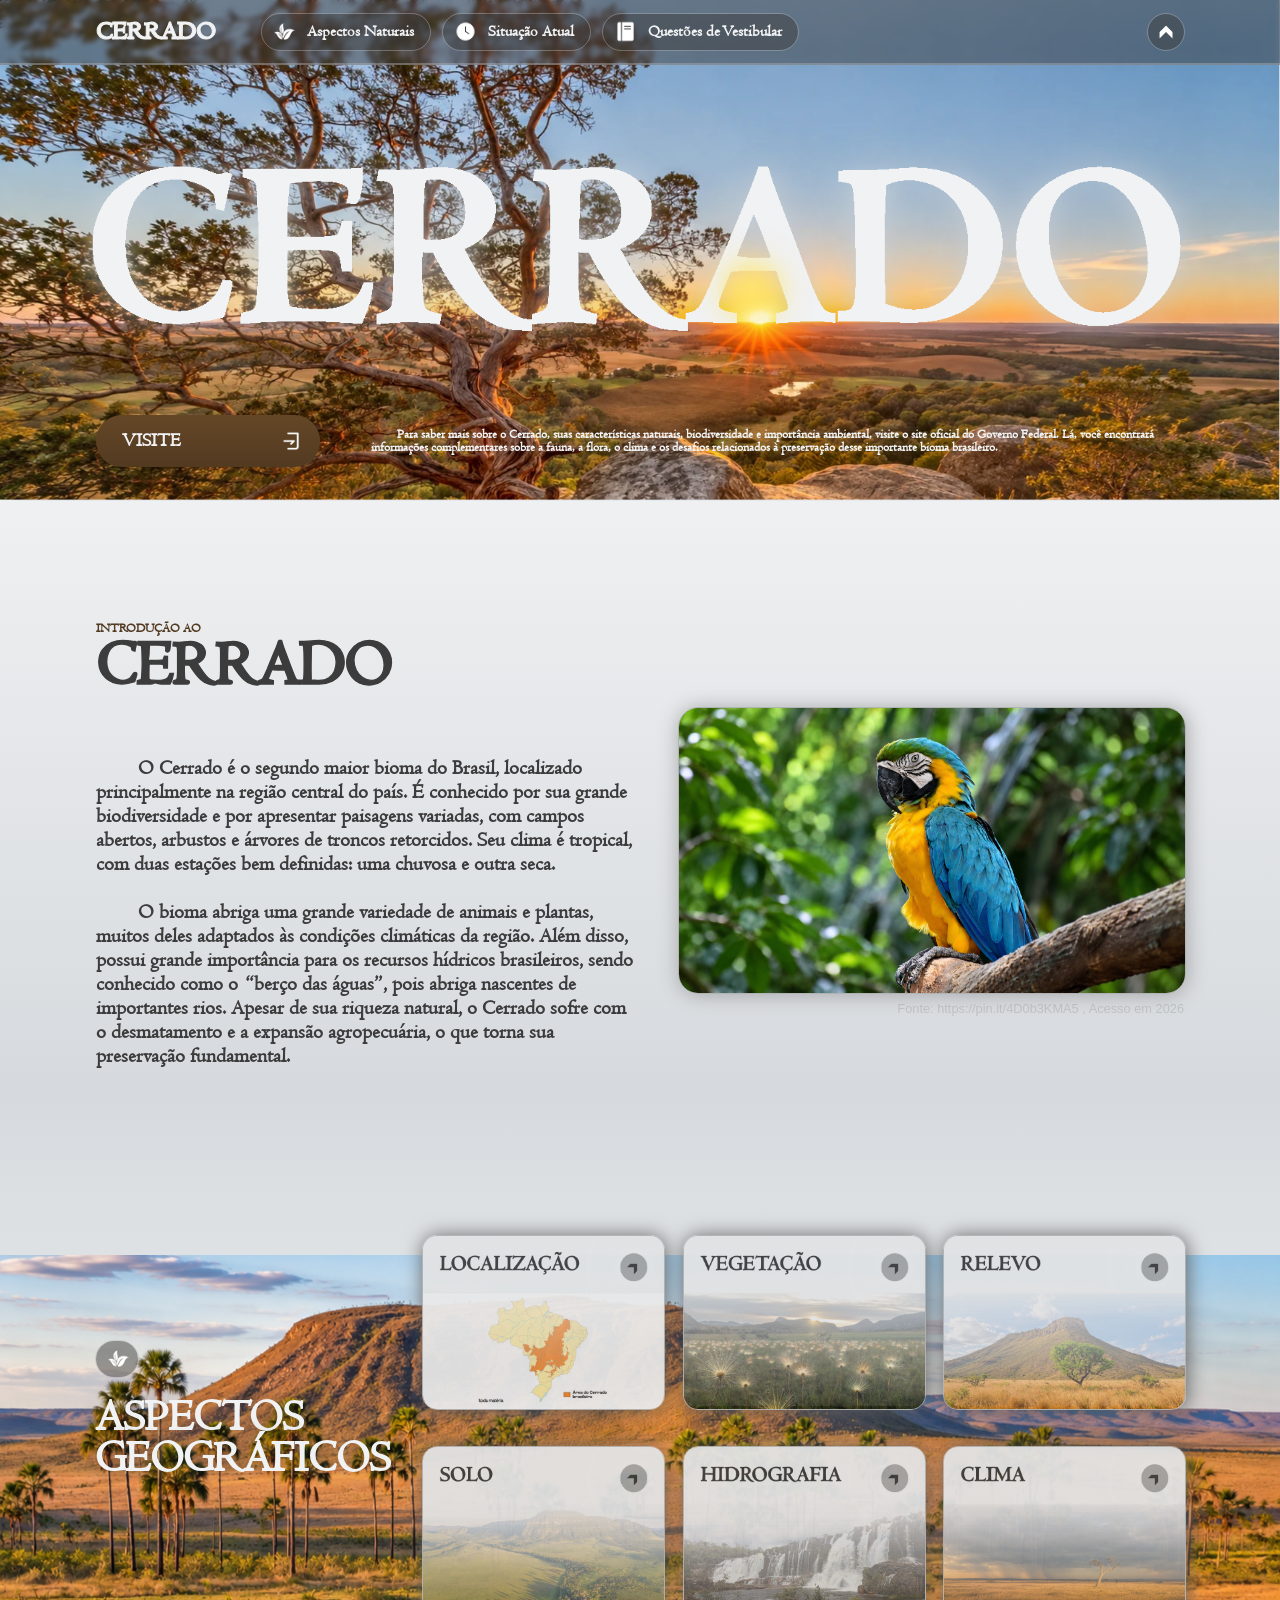
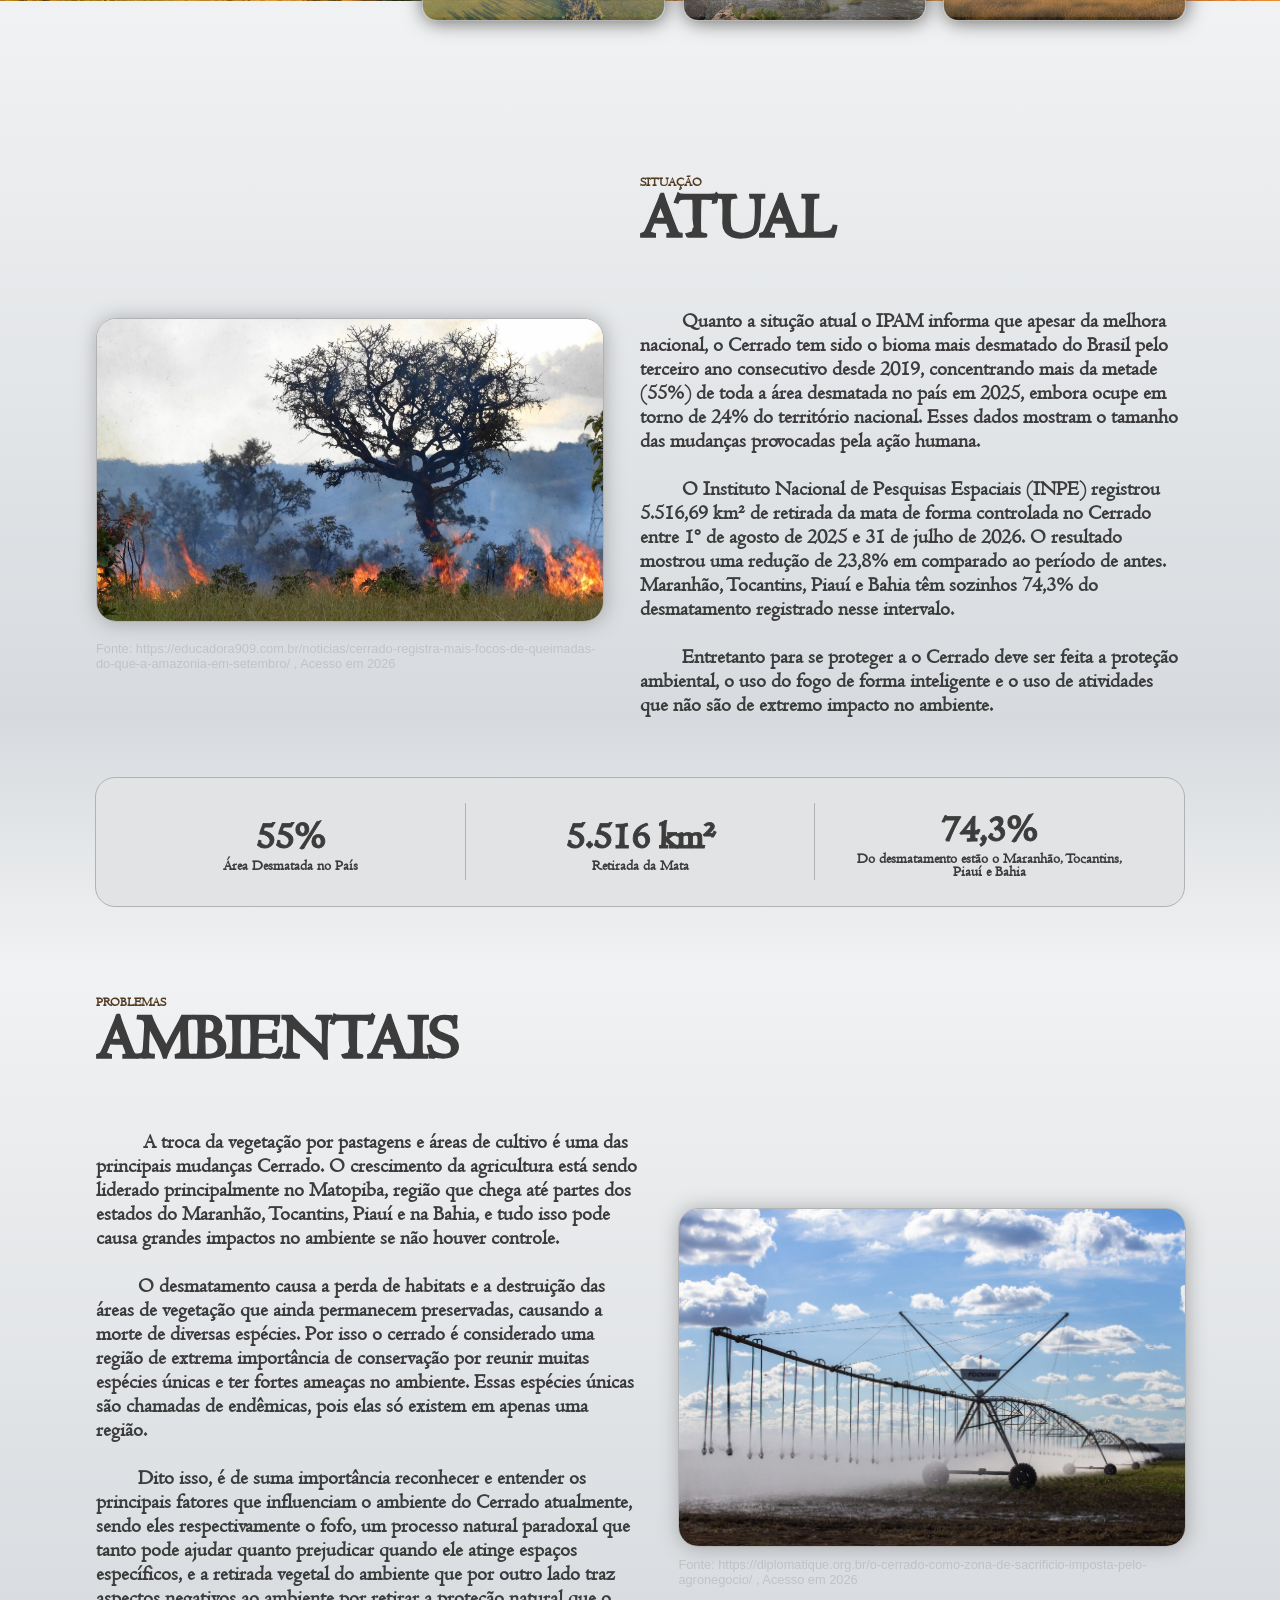
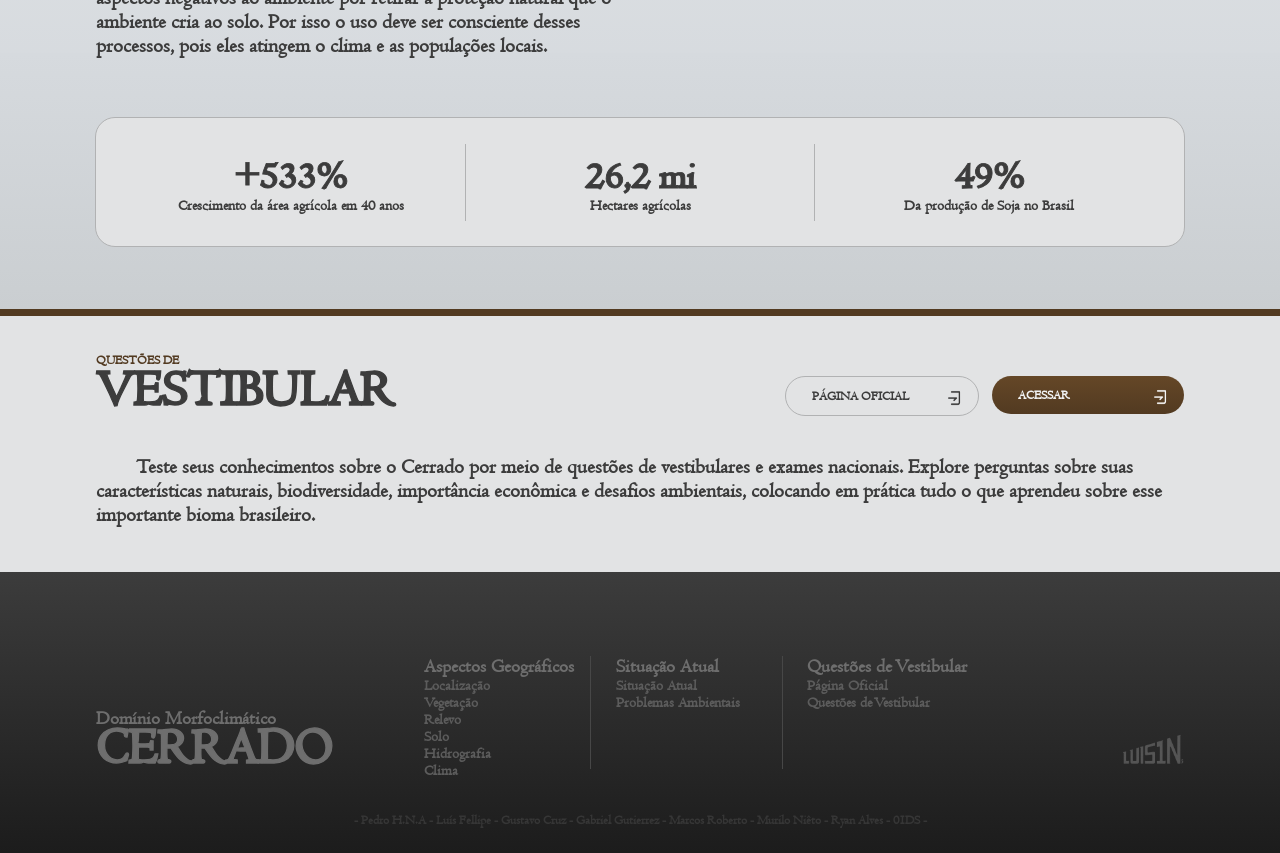
<file: index.html>
<!DOCTYPE html>
<html lang="pt-br">
<head>
    <meta charset="UTF-8">
    <meta name="viewport" content="width=device-width, initial-scale=1.0">
    <title>Cerrado - Domínio Morfoclimático</title>
    <link rel="icon" href="img/C.png">
    <link rel="stylesheet" href="style.css">
<style>
</style>
</head>
<body>

    <!-- navbar -->
    <div class="navbar">
        <div class="navbar2">
            <div class="conjunto-navdiv">
                <div class="navdiv">
                    <a href="#inicio" class="titulo" > CERRADO </a>
                </div>
                <div class="navdiv2">
                    <!-- Aspectos Naturais -->
                    <a href="index.html#an" class="link">
                        <div class="linkdimg">
                            <img src="img/AN.png" class="linkimg">
                        </div>
                        <div class="linkdtext">
                            <p class="linkp"> Aspectos Naturais&emsp;</p>
                        </div>
                    </a>
                </div>
                <div class="navdiv2">
                    <!-- Situação atual -->
                    <a href="index.html#sa" class="link">
                        <div class="linkdimg">
                            <img src="img/SA.png" class="linkimg">
                        </div>
                        <div class="linkdtext">
                            <p class="linkp"> Situação Atual&emsp;</p>
                        </div>
                    </a>
                </div>
                <div class="navdiv2">
                    <!-- Questões vestibular -->
                    <a href="index.html#qv" class="link">
                        <div class="linkdimg">
                            <img src="img/QV.png" class="linkimg">
                        </div>
                        <div class="linkdtext">
                            <p class="linkp"> Questões de Vestibular&emsp;</p>
                        </div>
                    </a>
                </div>
            </div>
            <div class="navdiv2-5">
                <!-- Botão de Voltar pra cima -->
                <div class="link2">
                    <a href="#inicio" class="linkdimg2">
                        <img src="img/Arrow.png" class="linkimg2">
                    </a>
                 </div>
            </div>    
        </div>
    </div>



    <!-- Banner -->
<a name="inicio"></a>
<div class="content0">
    <img src="img/Banner.png" class="banner">

<div class="content">
    <div class="govbrdiv">
        <a href="https://cerrado.org.br/" class="govbr" target="_blank">
            <div style="height: 100%; display: flex; flex-direction: column; justify-content: center;">
            <p class="divp-govbr">VISITE</p>
            </div>
            <img src="img/enter.png" class="govbr-enter">
        </a>
        <div class="divp-govbr">
            <p class="divp-govbr2">&emsp;&emsp;Para saber mais sobre o Cerrado, suas características naturais, biodiversidade e importância ambiental, visite o site oficial do Governo Federal. Lá, você encontrará informações complementares sobre a fauna, a flora, o clima e os desafios relacionados à preservação desse importante bioma brasileiro.</p>
        </div>
    </div>
</div>

<!-- Introdução ao Cerrado -->
<a name="ic"></a>
    <div class="content1">
        <div class="introdiv">
            <div class="introdiv1">
                <div class="introdiv1-1">
                    <p class="subt">INTRODUÇÃO AO</p>
                    <p class="t">CERRADO</p>
                </div>
                <div class="introdiv1-2">
                    <p class="p">&emsp;&emsp;O Cerrado é o segundo maior bioma do Brasil, localizado principalmente na região central do país. É conhecido por sua grande biodiversidade e por apresentar paisagens variadas, com campos abertos, arbustos e árvores de troncos retorcidos. Seu clima é tropical, com duas estações bem definidas: uma chuvosa e outra seca.<br><br>&emsp;&emsp;O bioma abriga uma grande variedade de animais e plantas, muitos deles adaptados às condições climáticas da região. Além disso, possui grande importância para os recursos hídricos brasileiros, sendo conhecido como o “berço das águas”, pois abriga nascentes de importantes rios. Apesar de sua riqueza natural, o Cerrado sofre com o desmatamento e a expansão agropecuária, o que torna sua preservação fundamental.</p>
                </div>
            </div>
            <div class="introdiv2">
                <img src="img/Caninde.png" class="caninde">
                <div class="divhover">
                <a href="https://pin.it/4D0b3KMA5" class="p-font" style="text-align: right;">Fonte: https://pin.it/4D0b3KMA5 , Acesso em 2026</a>
                </div>
            </div>
        </div>
    </div>

<!-- Links -->
<a name="an"></a>
    <div class="content2">
        <img src="img/banner2.png" class="banner2">
        <div class="crd-principal">
            <div class="crd-principal2">
                <div class="crd-esq">
                    <div class="crd-esq1">
                        <div class="crd-esq2">
                            <div class="crd-botom">
                                <div class="linkdimg">
                                    <img src="img/AN.png" class="linkimg">
                                </div>
                            </div>
                        </div>
                        <div class="crd-esq3">
                            <p class="t-crd">
                                ASPECTOS<br>
                                GEOGRÁFICOS
                            </p>
                        </div>
                    </div>
                </div>
                <div class="crd-dir">
                    <div class="crd-dir1">
                        <a href="localizacao.html" class="crd-dir-div">
                            <img src="img/divlocalizacao.png" class="crd-img">
                        </a>
                        <a href="vegetacao.html" class="crd-dir-div">
                            <img src="img/divvegetacao.png" class="crd-img">
                        </a>
                        <a href="relevo.html" class="crd-dir-div">
                            <img src="img/divrelevo.png" class="crd-img">
                        </a>
                    </div>
                    <div class="crd-dir2">
                        <a href="solo.html" class="crd-dir-div">
                            <img src="img/divsolo.png" class="crd-img">
                        </a>
                        <a href="hidrografia.html" class="crd-dir-div">
                            <img src="img/divhidrografia.png" class="crd-img">
                        </a>
                        <a href="clima.html" class="crd-dir-div">
                            <img src="img/divclima.png" class="crd-img">
                        </a>
                    </div>
                </div>
            </div>
        </div>
    </div>

<!-- Situação Atual -->
<a name="sa"></a>
    <div class="content3">
        <div class="introdiv">
            <div class="introdiv2">
                <img src="img/SItuaçãoAtual.jpg" class="situa-img">
                <div class="divhover">
                <a href="https://educadora909.com.br/noticias/cerrado-registra-mais-focos-de-queimadas-do-que-a-amazonia-em-setembro/" class="p-font" style="margin-right: 3vw; margin-left: 0vw; margin-bottom: -4vh; text-align: left;">Fonte: https://educadora909.com.br/noticias/cerrado-registra-mais-focos-de-queimadas-do-que-a-amazonia-em-setembro/ , Acesso em 2026</a>
                </div>
            </div>
            <div class="introdiv1">
                <div class="introdiv1-1">
                    <p class="subt">SITUAÇÃO</p>
                    <p class="t">ATUAL</p>
                </div>
                <div class="introdiv1-2">
                    <p class="p">&emsp;&emsp;Quanto a situção atual o IPAM informa que apesar da melhora nacional, o Cerrado tem sido o bioma mais desmatado do Brasil pelo terceiro ano consecutivo desde 2019, concentrando mais da metade (55%) de toda a área desmatada no país em 2025, embora ocupe em torno de 24% do território nacional. Esses dados mostram o tamanho das mudanças provocadas pela ação humana. <br><br>&emsp;&emsp;O Instituto Nacional de Pesquisas Espaciais (INPE) registrou 5.516,69 km² de retirada da mata de forma controlada no Cerrado entre 1º de agosto de 2025 e 31 de julho de 2026. O resultado mostrou uma redução de 23,8% em comparado ao período de antes. Maranhão, Tocantins, Piauí e Bahia têm sozinhos 74,3% do desmatamento registrado nesse intervalo.<br><br>&emsp;&emsp;Entretanto para se proteger a o Cerrado deve ser feita a proteção ambiental, o uso do fogo de forma inteligente e o uso de atividades que não são de extremo impacto no ambiente.</p>
                </div>
            </div>
        </div>
    </div>
    <div class="content3-5">
        <div class="quadro">
            <div class="quadro2">
                <div class="quadro2-5">
                    <p class="p-quadro">
                        55%
                    </p>
                    <p class="p-quadro2">
                        Área Desmatada no País
                    </p>
                </div>
            </div>
            <div class="quadro2">
                <div class="quadro2-5">
                    <p class="p-quadro">
                        5.516 km²
                    </p>
                    <p class="p-quadro2">
                        Retirada da Mata
                    </p>
                </div>
            </div>
            <div class="quadro2">
                <div class="quadro2-5" style="border-right: 0px solid #010101;">
                    <p class="p-quadro">
                        74,3%
                    </p>
                    <p class="p-quadro2">
                        Do desmatamento estão o Maranhão, Tocantins, Piauí e Bahia
                    </p>
                </div>
            </div>
        </div>
    </div>

<!-- Problemas Ambientais -->
<a name="pa"></a>
    <div class="content4">
        <div class="introdivv2">
            <div class="introdiv1">
                <div class="introdiv1-1">
                    <p class="subt">PROBLEMAS</p>
                    <p class="t">AMBIENTAIS</p>
                </div>
                <div class="introdiv1-2">
                    <p class="p">&emsp;&emsp; A troca da vegetação por pastagens e áreas de cultivo é uma das principais  mudanças Cerrado. O crescimento da agricultura está sendo liderado principalmente no Matopiba, região que chega até partes dos estados do Maranhão, Tocantins, Piauí e na Bahia, e tudo isso pode causa grandes impactos no ambiente se não houver controle.<br><br>&emsp;&emsp;O desmatamento causa a perda de habitats e a destruição das áreas de vegetação que ainda permanecem preservadas, causando a morte de diversas espécies. Por isso o cerrado é considerado uma região de extrema importância de conservação por reunir muitas espécies únicas e ter fortes ameaças no ambiente. Essas espécies únicas são chamadas de endêmicas, pois elas só existem em apenas uma região.<br><br>&emsp;&emsp;Dito isso, é de suma importância reconhecer e entender os principais fatores que influenciam o ambiente do Cerrado atualmente, sendo eles respectivamente o fofo, um processo natural paradoxal que tanto pode ajudar quanto prejudicar quando ele atinge espaços específicos, e a retirada vegetal do ambiente que por outro lado traz aspectos negativos ao ambiente por retirar a proteção natural que o ambiente cria ao solo. Por isso o uso deve ser consciente desses processos, pois eles atingem o clima e as populações locais.</p>
                </div>
            </div>
            <div class="introdiv2">
                <img src="img/problemasambientais.jpeg" class="prob-img">
                <div class="divhover">
                <a href="https://diplomatique.org.br/o-cerrado-como-zona-de-sacrificio-imposta-pelo-agronegocio/" class="p-font" style="margin-bottom: -3vh;">Fonte: https://diplomatique.org.br/o-cerrado-como-zona-de-sacrificio-imposta-pelo-agronegocio/ , Acesso em 2026</a>
                </div>
            </div>
        </div>
    </div>
    <div class="content4-5">
        <div class="quadro">
            <div class="quadro2">
                <div class="quadro2-5">
                    <p class="p-quadro">
                        +533%
                    </p>
                    <p class="p-quadro2">
                        Crescimento da área agrícola em 40 anos
                    </p>
                </div>
            </div>
            <div class="quadro2">
                <div class="quadro2-5">
                    <p class="p-quadro">
                        26,2 mi
                    </p>
                    <p class="p-quadro2">
                        Hectares agrícolas
                    </p>
                </div>
            </div>
            <div class="quadro2">
                <div class="quadro2-5" style="border-right: 0px solid #010101;">
                    <p class="p-quadro">
                        49%
                    </p>
                    <p class="p-quadro2">
                        Da produção de Soja no Brasil
                    </p>
                </div>
            </div>
        </div>
    </div>
    <div class="realhr"></div>

<!-- Questões de Vestibular -->
<a name="qv"></a>
    <div class="content5">
        <div class="div-qv">
            <div class="div-qv1">
                <div class="div-qv2">
                    <div class="div-qv2-5">
                        <p class="subt">QUESTÕES DE</p>
                        <p class="t-qv">VESTIBULAR</p>
                    </div>
                    <div class="div-qv2-55">
                        <div style="width: 100%; display: flex; justify-content: flex-end; gap: 1vw">
                            <a href="https://www.infoescola.com/geografia/cerrados/exercicios/" target="_blank" class="vermais2">
                                <div style="height: 100%; display: flex; flex-direction: column; justify-content: center;">
                                    <p class="divp-vermais2">PÁGINA OFICIAL</p>
                                </div>
                                <img src="img/enter.png" class="vermais-enter2">
                            </a>
                            <a href="questoes.html" class="vermais">
                                <div style="height: 100%; display: flex; flex-direction: column; justify-content: center;">
                                    <p class="divp-vermais">ACESSAR</p>
                                </div>
                                <img src="img/enter.png" class="vermais-enter">
                            </a>
                        </div>
                    </div>
                </div>
                <div class="div-qv3">
                    <p class="p" style="margin-top: 3vw">&emsp;&emsp;Teste seus conhecimentos sobre o Cerrado por meio de questões de vestibulares e exames nacionais. Explore perguntas sobre suas características naturais, biodiversidade, importância econômica e desafios ambientais, colocando em prática tudo o que aprendeu sobre esse importante bioma brasileiro.</p>
                </div>
            </div>
        </div>
    </div>
<!-- Rodapé -->
    <div class="rodape">
        <div class="rodape-div">
            <div class="rodape-divsoes">
                <p class="p-rod">
                    Domínio Morfoclimático
                </p>
                <a href="index.html" class="t-rod">
                    CERRADO
                </a>
            </div>
            <div class="rodape-divsoes2">
                <div class="rodape-divsoes2-5">
                    <a href="index.html#an" class="pt-rod">Aspectos Geográficos</a>
                    <a href="localizacao.html" class="pt-rod2">Localização</a>
                    <a href="vegetacao.html" class="pt-rod2">Vegetação</a>
                    <a href="relevo.html" class="pt-rod2">Relevo</a>
                    <a href="solo.html" class="pt-rod2">Solo</a>
                    <a href="hidrografia.html" class="pt-rod2">Hidrografia</a>
                    <a href="clima.html" class="pt-rod2">Clima</a>
                </div>
            </div>
            <div class="rodape-divsoes2">
                <div class="rodape-divsoes2-5">
                    <p class="pt-rod">Situação Atual</p>
                    <a href="index.html#sa" class="pt-rod2" style="margin-top: -1.5vw;">Situação Atual</a>
                    <a href="index.html#pa" class="pt-rod2">Problemas Ambientais</a>
                </div>
            </div>
            <div class="rodape-divsoes2">
                <div class="rodape-divsoes2-5" style="border-right: 1px solid #00000000;">
                    <a href="index.html#qv" class="pt-rod">Questões de Vestibular</a>
                    <a href="https://www.infoescola.com/geografia/cerrados/exercicios/" target="_blank" class="pt-rod2">Página Oficial</a>
                    <a href="questoes.html" class="pt-rod2">Questões de Vestibular</a>
                </div>
            </div>
            <div class="rodape-divsoes2">
                <div class="rodape-divsoes2-5" style="justify-content: flex-end; border-right: 1px solid #00000000;">
                    <a href="https://github.com/wxluiS1n" target="_blank"><img src="img/ls1n.png" class="ls1n"></a>
                </div>
            </div>
        </div>
    </div>
    <center>
        <p class="p-rod" style="margin-top: -3vw; font-size: 1vw; color: #363636">
            - Pedro H.N.A - Luís Fellipe - Gustavo Cruz - Gabriel Gutierrez - Marcos Roberto - Murilo Niêto - Ryan Alves - 01DS -
        </p>
    </center>
</div>
</body>
</html>
</file>
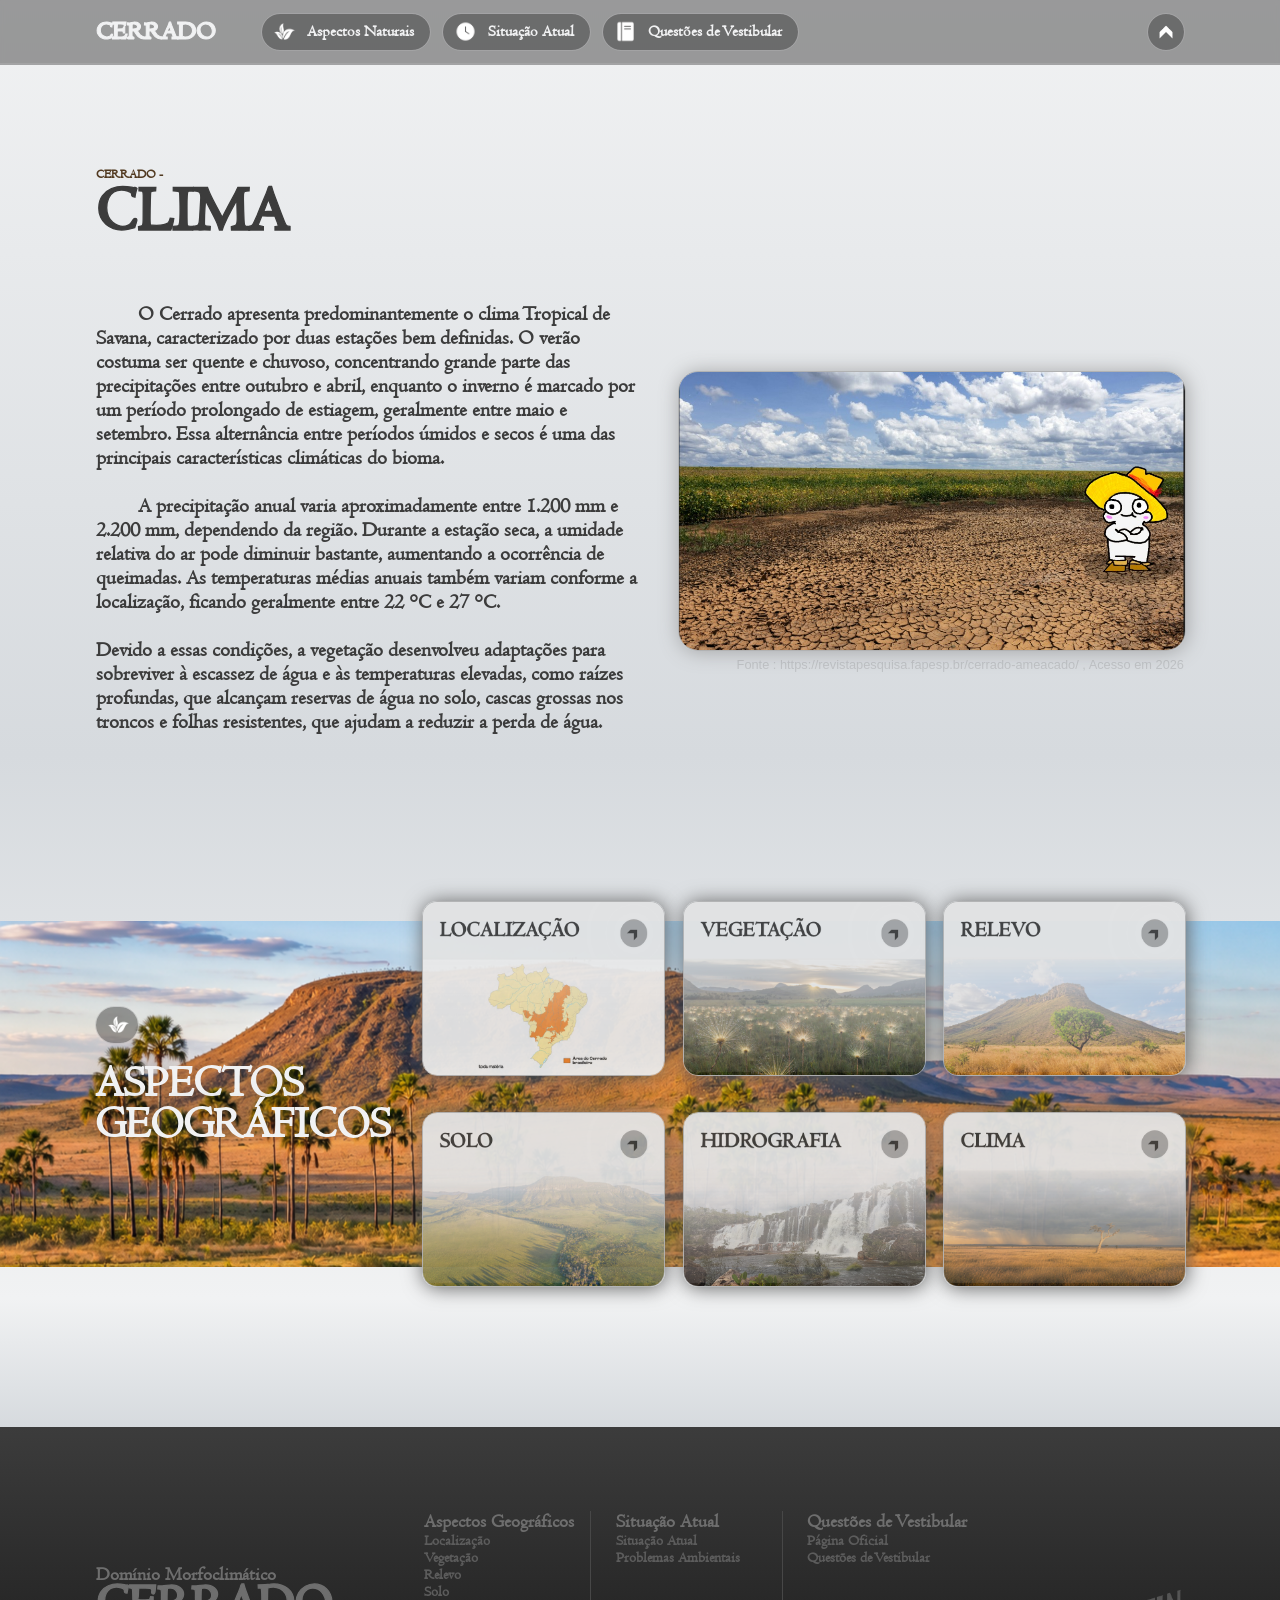
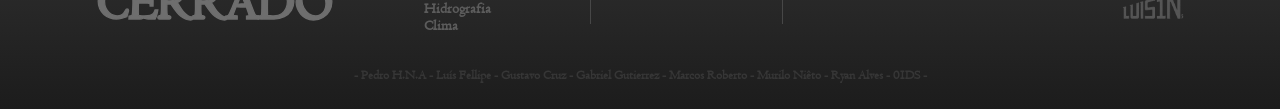
<file: clima.html>
<!DOCTYPE html>
<html lang="pt-br">
<head>
    <meta charset="UTF-8">
    <meta name="viewport" content="width=device-width, initial-scale=1.0">
    <title>Clima CERRADO - Domínio Morfoclimático</title>
    <link rel="icon" href="img/C.png">
    <link rel="stylesheet" href="style.css">
<style>
</style>
</head>
<body>

    <!-- navbar -->
    <div class="navbar" style="margin-top: 0vh;">
        <div class="navbar2">
            <div class="conjunto-navdiv">
                <div class="navdiv">
                    <a href="index.html#inicio" class="titulo" > CERRADO </a>
                </div>
                <div class="navdiv2">
                    <!-- Aspectos Naturais -->
                    <a href="#an" class="link">
                        <div class="linkdimg">
                            <img src="img/AN.png" class="linkimg">
                        </div>
                        <div class="linkdtext">
                            <p class="linkp"> Aspectos Naturais&emsp;</p>
                        </div>
                    </a>
                </div>
                <div class="navdiv2">
                    <!-- Situação atual -->
                    <a href="index.html#sa" class="link">
                        <div class="linkdimg">
                            <img src="img/SA.png" class="linkimg">
                        </div>
                        <div class="linkdtext">
                            <p class="linkp"> Situação Atual&emsp;</p>
                        </div>
                    </a>
                </div>
                <div class="navdiv2">
                    <!-- Questões vestibular -->
                    <a href="index.html#qv" class="link">
                        <div class="linkdimg">
                            <img src="img/QV.png" class="linkimg">
                        </div>
                        <div class="linkdtext">
                            <p class="linkp"> Questões de Vestibular&emsp;</p>
                        </div>
                    </a>
                </div>
            </div>
            <div class="navdiv2-5">
                <!-- Botão de Voltar pra cima -->
                <div class="link2">
                    <a href="#inicio" class="linkdimg2">
                        <img src="img/Arrow.png" class="linkimg2">
                    </a>
                 </div>
            </div>    
        </div>
    </div>
<a name="inicio"></a>
<div class="content0">
<!-- Clima -->
<a name="ic"></a>
    <div class="content1" style="margin-top: 0vw; margin-top: -0vh; min-height: 41vw;">
        <div class="introdiv">
            <div class="introdiv1">
                <div class="introdiv1-1">
                    <p class="subt">CERRADO -</p>
                    <p class="t">CLIMA</p>
                </div>
                <div class="introdiv1-2">
                    <p class="p">&emsp;&emsp;O Cerrado apresenta predominantemente o clima Tropical de Savana, caracterizado por duas estações bem definidas. O verão costuma ser quente e chuvoso, concentrando grande parte das precipitações entre outubro e abril, enquanto o inverno é marcado por um período prolongado de estiagem, geralmente entre maio e setembro. Essa alternância entre períodos úmidos e secos é uma das principais características climáticas do bioma.<br><br>&emsp;&emsp;A precipitação anual varia aproximadamente entre 1.200 mm e 2.200 mm, dependendo da região. Durante a estação seca, a umidade relativa do ar pode diminuir bastante, aumentando a ocorrência de queimadas. As temperaturas médias anuais também variam conforme a localização, ficando geralmente entre 22 °C e 27 °C.<br><br>Devido a essas condições, a vegetação desenvolveu adaptações para sobreviver à escassez de água e às temperaturas elevadas, como raízes profundas, que alcançam reservas de água no solo, cascas grossas nos troncos e folhas resistentes, que ajudam a reduzir a perda de água.</p>
                </div>
            </div>
            <div class="introdiv2">
                <img src="img/clima.jpeg" class="caninde" style="margin-top: 14vh">
                <div class="divhover">
                <a href="https://revistapesquisa.fapesp.br/cerrado-ameacado/" class="p-font" style="text-align: right; margin-left: 3vw; margin-bottom: -1vh;">Fonte : https://revistapesquisa.fapesp.br/cerrado-ameacado/ , Acesso em 2026</a>
                </div>
            </div>
        </div>
    </div>

<!-- Links -->
<a name="an"></a>
    <div class="content2">
        <img src="img/banner2.png" class="banner2">
        <div class="crd-principal">
            <div class="crd-principal2">
                <div class="crd-esq">
                    <div class="crd-esq1">
                        <div class="crd-esq2">
                            <div class="crd-botom">
                                <div class="linkdimg">
                                    <img src="img/AN.png" class="linkimg">
                                </div>
                            </div>
                        </div>
                        <div class="crd-esq3">
                            <p class="t-crd">
                                ASPECTOS<br>
                                GEOGRÁFICOS
                            </p>
                        </div>
                    </div>
                </div>
                <div class="crd-dir">
                    <div class="crd-dir1">
                        <a href="localizacao.html" class="crd-dir-div">
                            <img src="img/divlocalizacao.png" class="crd-img">
                        </a>
                        <a href="vegetacao.html" class="crd-dir-div">
                            <img src="img/divvegetacao.png" class="crd-img">
                        </a>
                        <a href="relevo.html" class="crd-dir-div">
                            <img src="img/divrelevo.png" class="crd-img">
                        </a>
                    </div>
                    <div class="crd-dir2">
                        <a href="solo.html" class="crd-dir-div">
                            <img src="img/divsolo.png" class="crd-img">
                        </a>
                        <a href="hidrografia.html" class="crd-dir-div">
                            <img src="img/divhidrografia.png" class="crd-img">
                        </a>
                        <div class="crd-dir-div">
                            <img src="img/divclima.png" class="crd-img-selec">
                        </div>
                    </div>
                </div>
            </div>
        </div>
    </div>
<!-- Espaçamento -->
    <div style="
    background-image: linear-gradient( 180deg, #f1f2f3, #d6dade);
    height: 10vw;
    width: 100%;
    ">

    </div>
<!-- Rodapé -->
    <div class="rodape">
        <div class="rodape-div">
            <div class="rodape-divsoes">
                <p class="p-rod">
                    Domínio Morfoclimático
                </p>
                <a href="index.html" class="t-rod">
                    CERRADO
                </a>
            </div>
            <div class="rodape-divsoes2">
                <div class="rodape-divsoes2-5">
                    <a href="index.html#an" class="pt-rod">Aspectos Geográficos</a>
                    <a href="localizacao.html" class="pt-rod2">Localização</a>
                    <a href="vegetacao.html" class="pt-rod2">Vegetação</a>
                    <a href="relevo.html" class="pt-rod2">Relevo</a>
                    <a href="solo.html" class="pt-rod2">Solo</a>
                    <a href="hidrografia.html" class="pt-rod2">Hidrografia</a>
                    <a href="clima.html" class="pt-rod2">Clima</a>
                </div>
            </div>
            <div class="rodape-divsoes2">
                <div class="rodape-divsoes2-5">
                    <p class="pt-rod">Situação Atual</p>
                    <a href="index.html#sa" class="pt-rod2" style="margin-top: -1.5vw;">Situação Atual</a>
                    <a href="index.html#pa" class="pt-rod2">Problemas Ambientais</a>
                </div>
            </div>
            <div class="rodape-divsoes2">
                <div class="rodape-divsoes2-5" style="border-right: 1px solid #00000000;">
                    <a href="index.html#qv" class="pt-rod">Questões de Vestibular</a>
                    <a href="https://www.infoescola.com/geografia/cerrados/exercicios/" target="_blank" class="pt-rod2">Página Oficial</a>
                    <a href="questoes.html" class="pt-rod2">Questões de Vestibular</a>
                </div>
            </div>
            <div class="rodape-divsoes2">
                <div class="rodape-divsoes2-5" style="justify-content: flex-end; border-right: 1px solid #00000000;">
                    <a href="https://github.com/wxluiS1n" target="_blank"><img src="img/ls1n.png" class="ls1n"></a>
                </div>
            </div>
        </div>
    </div>
    <center>
        <p class="p-rod" style="margin-top: -3vw; font-size: 1vw; color: #363636">
            - Pedro H.N.A - Luís Fellipe - Gustavo Cruz - Gabriel Gutierrez - Marcos Roberto - Murilo Niêto - Ryan Alves - 01DS -
        </p>
    </center>
</div>
</body>
</html>
</file>
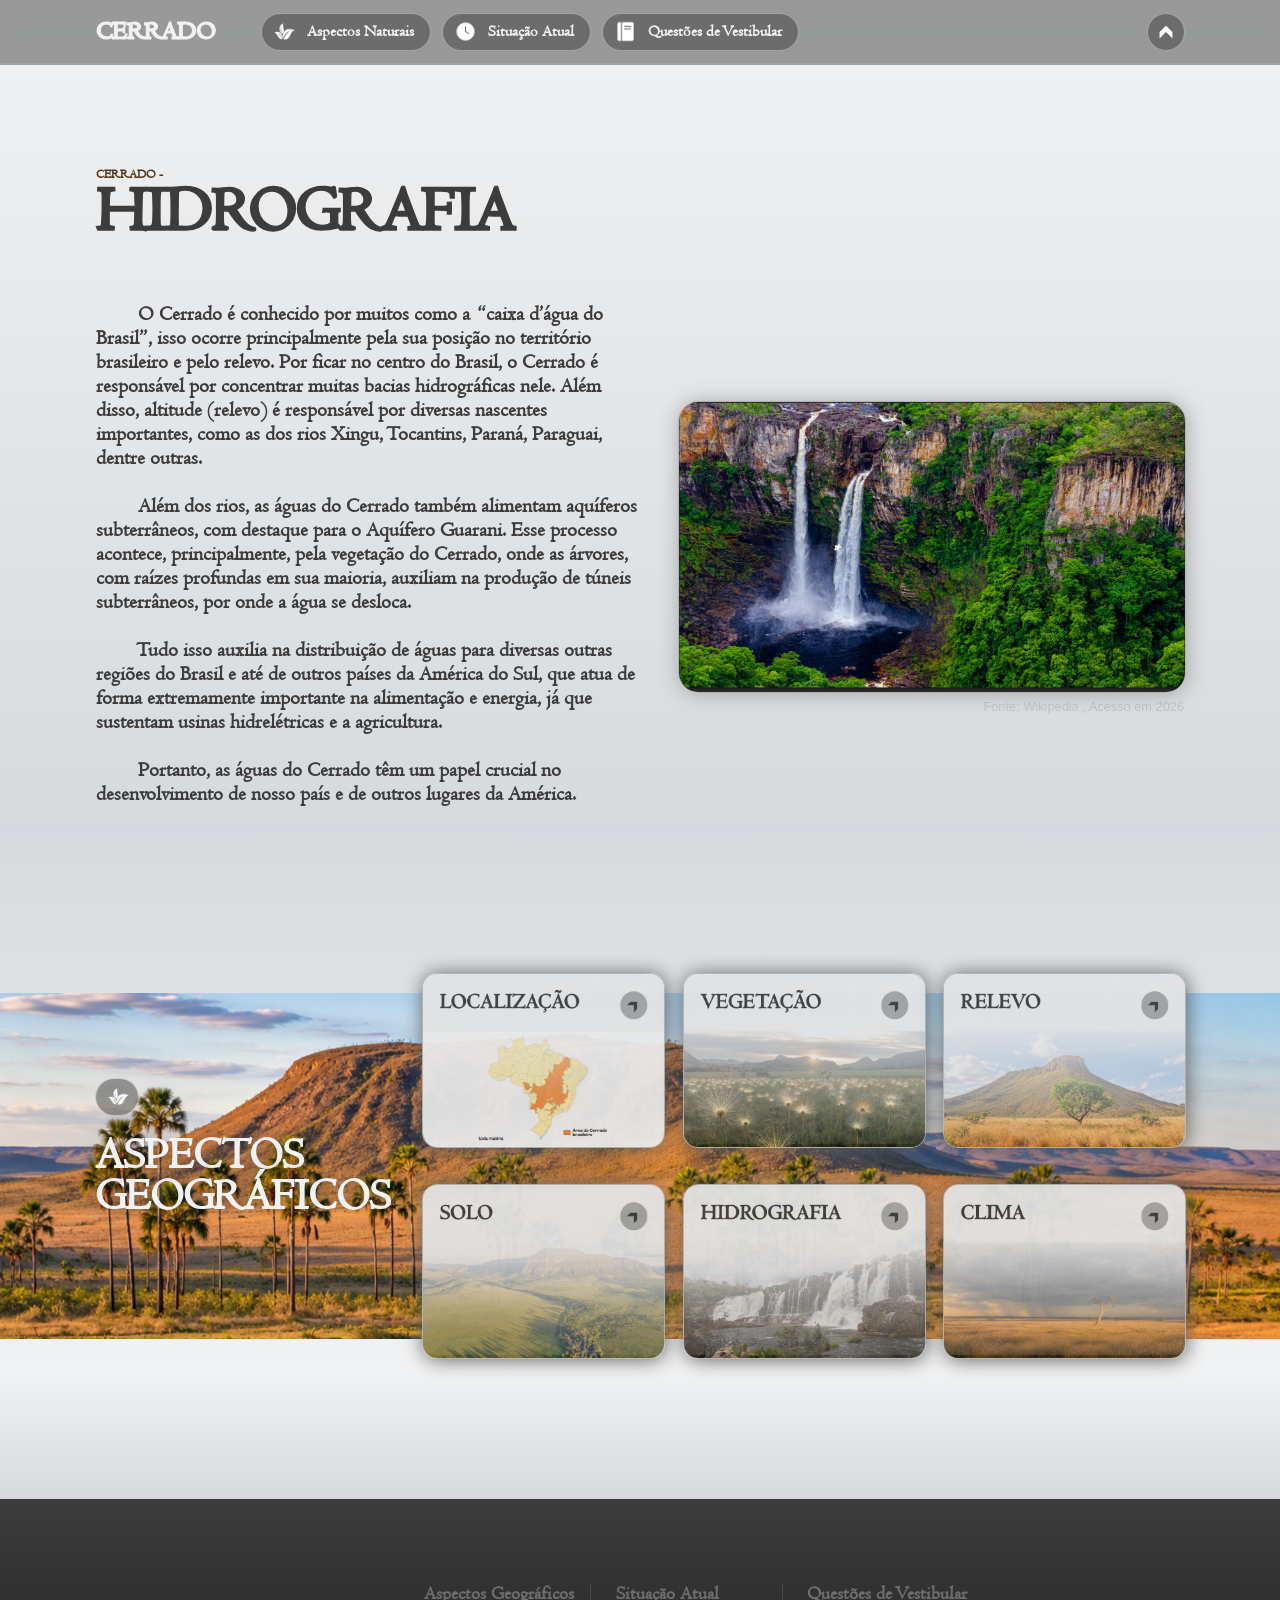
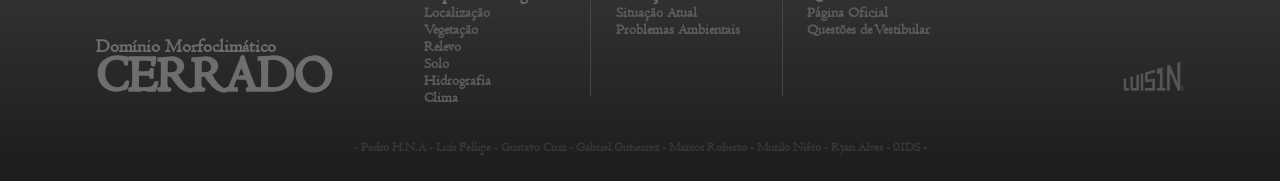
<file: hidrografia.html>
<!DOCTYPE html>
<html lang="pt-br">
<head>
    <meta charset="UTF-8">
    <meta name="viewport" content="width=device-width, initial-scale=1.0">
    <title>Hidrografia CERRADO - Domínio Morfoclimático</title>
    <link rel="icon" href="img/C.png">
    <link rel="stylesheet" href="style.css">
<style>
</style>
</head>
<body>

    <!-- navbar -->
    <div class="navbar" style="margin-top: 0vh;">
        <div class="navbar2">
            <div class="conjunto-navdiv">
                <div class="navdiv">
                    <a href="index.html#inicio" class="titulo" > CERRADO </a>
                </div>
                <div class="navdiv2">
                    <!-- Aspectos Naturais -->
                    <a href="#an" class="link">
                        <div class="linkdimg">
                            <img src="img/AN.png" class="linkimg">
                        </div>
                        <div class="linkdtext">
                            <p class="linkp"> Aspectos Naturais&emsp;</p>
                        </div>
                    </a>
                </div>
                <div class="navdiv2">
                    <!-- Situação atual -->
                    <a href="index.html#sa" class="link">
                        <div class="linkdimg">
                            <img src="img/SA.png" class="linkimg">
                        </div>
                        <div class="linkdtext">
                            <p class="linkp"> Situação Atual&emsp;</p>
                        </div>
                    </a>
                </div>
                <div class="navdiv2">
                    <!-- Questões vestibular -->
                    <a href="index.html#qv" class="link">
                        <div class="linkdimg">
                            <img src="img/QV.png" class="linkimg">
                        </div>
                        <div class="linkdtext">
                            <p class="linkp"> Questões de Vestibular&emsp;</p>
                        </div>
                    </a>
                </div>
            </div>
            <div class="navdiv2-5">
                <!-- Botão de Voltar pra cima -->
                <div class="link2">
                    <a href="#inicio" class="linkdimg2">
                        <img src="img/Arrow.png" class="linkimg2">
                    </a>
                 </div>
            </div>    
        </div>
    </div>
<a name="inicio"></a>
<div class="content0">
<!-- Hidrografia -->
<a name="ic"></a>
    <div class="content1" style="margin-top: 0vw; margin-top: -0vh; min-height: 41vw;">
        <div class="introdiv">
            <div class="introdiv1">
                <div class="introdiv1-1">
                    <p class="subt">CERRADO -</p>
                    <p class="t">HIDROGRAFIA</p>
                </div>
                <div class="introdiv1-2">
                    <p class="p">&emsp;&emsp;O Cerrado é conhecido por muitos como a “caixa d’água do Brasil”, isso ocorre principalmente pela sua posição no território brasileiro e pelo relevo. Por ficar no centro do Brasil, o Cerrado é responsável por concentrar muitas bacias hidrográficas nele. Além disso, altitude (relevo) é responsável por diversas nascentes importantes, como as dos rios Xingu, Tocantins, Paraná, Paraguai, dentre outras.<br><br>&emsp;&emsp;Além dos rios, as águas do Cerrado também alimentam aquíferos subterrâneos, com destaque para o Aquífero Guarani. Esse processo acontece, principalmente, pela vegetação do Cerrado, onde as árvores, com raízes profundas em sua maioria, auxiliam na produção de túneis subterrâneos, por onde a água se desloca.<br><br>&emsp;&emsp;Tudo isso auxilia na distribuição de águas para diversas outras regiões do Brasil e até de outros países da América do Sul, que atua de forma extremamente importante na alimentação e energia, já que sustentam usinas hidrelétricas e a agricultura.<br><br>&emsp;&emsp;Portanto, as águas do Cerrado têm um papel crucial no desenvolvimento de nosso país e de outros lugares da América.</p>
                </div>
            </div>
            <div class="introdiv2">
                <img src="img/hidrografia.jpeg" class="caninde" style="margin-top: 14vh">
                <div class="divhover">
                <a href="" class="p-font" style="text-align: right; margin-left: 3vw; margin-bottom: -1vh;">Fonte: Wikipédia , Acesso em 2026</a>
                </div>
            </div>
        </div>
    </div>

<!-- Links -->
<a name="an"></a>
    <div class="content2">
        <img src="img/banner2.png" class="banner2">
        <div class="crd-principal">
            <div class="crd-principal2">
                <div class="crd-esq">
                    <div class="crd-esq1">
                        <div class="crd-esq2">
                            <div class="crd-botom">
                                <div class="linkdimg">
                                    <img src="img/AN.png" class="linkimg">
                                </div>
                            </div>
                        </div>
                        <div class="crd-esq3">
                            <p class="t-crd">
                                ASPECTOS<br>
                                GEOGRÁFICOS
                            </p>
                        </div>
                    </div>
                </div>
                <div class="crd-dir">
                    <div class="crd-dir1">
                        <a href="localizacao.html" class="crd-dir-div">
                            <img src="img/divlocalizacao.png" class="crd-img">
                        </a>
                        <a href="vegetacao.html" class="crd-dir-div">
                            <img src="img/divvegetacao.png" class="crd-img">
                        </a>
                        <a href="relevo.html" class="crd-dir-div">
                            <img src="img/divrelevo.png" class="crd-img">
                        </a>
                    </div>
                    <div class="crd-dir2">
                        <a href="solo.html" class="crd-dir-div">
                            <img src="img/divsolo.png" class="crd-img">
                        </a>
                        <div class="crd-dir-div">
                            <img src="img/divhidrografia.png" class="crd-img-selec">
                        </div>
                        <a href="clima.html" class="crd-dir-div">
                            <img src="img/divclima.png" class="crd-img">
                        </a>
                    </div>
                </div>
            </div>
        </div>
    </div>
<!-- Espaçamento -->
    <div style="
    background-image: linear-gradient( 180deg, #f1f2f3, #d6dade);
    height: 10vw;
    width: 100%;
    ">

    </div>
<!-- Rodapé -->
    <div class="rodape">
        <div class="rodape-div">
            <div class="rodape-divsoes">
                <p class="p-rod">
                    Domínio Morfoclimático
                </p>
                <a href="index.html" class="t-rod">
                    CERRADO
                </a>
            </div>
            <div class="rodape-divsoes2">
                <div class="rodape-divsoes2-5">
                    <a href="index.html#an" class="pt-rod">Aspectos Geográficos</a>
                    <a href="localizacao.html" class="pt-rod2">Localização</a>
                    <a href="vegetacao.html" class="pt-rod2">Vegetação</a>
                    <a href="relevo.html" class="pt-rod2">Relevo</a>
                    <a href="solo.html" class="pt-rod2">Solo</a>
                    <a href="hidrografia.html" class="pt-rod2">Hidrografia</a>
                    <a href="clima.html" class="pt-rod2">Clima</a>
                </div>
            </div>
            <div class="rodape-divsoes2">
                <div class="rodape-divsoes2-5">
                    <p class="pt-rod">Situação Atual</p>
                    <a href="index.html#sa" class="pt-rod2" style="margin-top: -1.5vw;">Situação Atual</a>
                    <a href="index.html#pa" class="pt-rod2">Problemas Ambientais</a>
                </div>
            </div>
            <div class="rodape-divsoes2">
                <div class="rodape-divsoes2-5" style="border-right: 1px solid #00000000;">
                    <a href="index.html#qv" class="pt-rod">Questões de Vestibular</a>
                    <a href="https://www.infoescola.com/geografia/cerrados/exercicios/" target="_blank" class="pt-rod2">Página Oficial</a>
                    <a href="questoes.html" class="pt-rod2">Questões de Vestibular</a>
                </div>
            </div>
            <div class="rodape-divsoes2">
                <div class="rodape-divsoes2-5" style="justify-content: flex-end; border-right: 1px solid #00000000;">
                    <a href="https://github.com/wxluiS1n" target="_blank"><img src="img/ls1n.png" class="ls1n"></a>
                </div>
            </div>
        </div>
    </div>
    <center>
        <p class="p-rod" style="margin-top: -3vw; font-size: 1vw; color: #363636">
            - Pedro H.N.A - Luís Fellipe - Gustavo Cruz - Gabriel Gutierrez - Marcos Roberto - Murilo Niêto - Ryan Alves - 01DS -
        </p>
    </center>
</div>
</body>
</html>
</file>
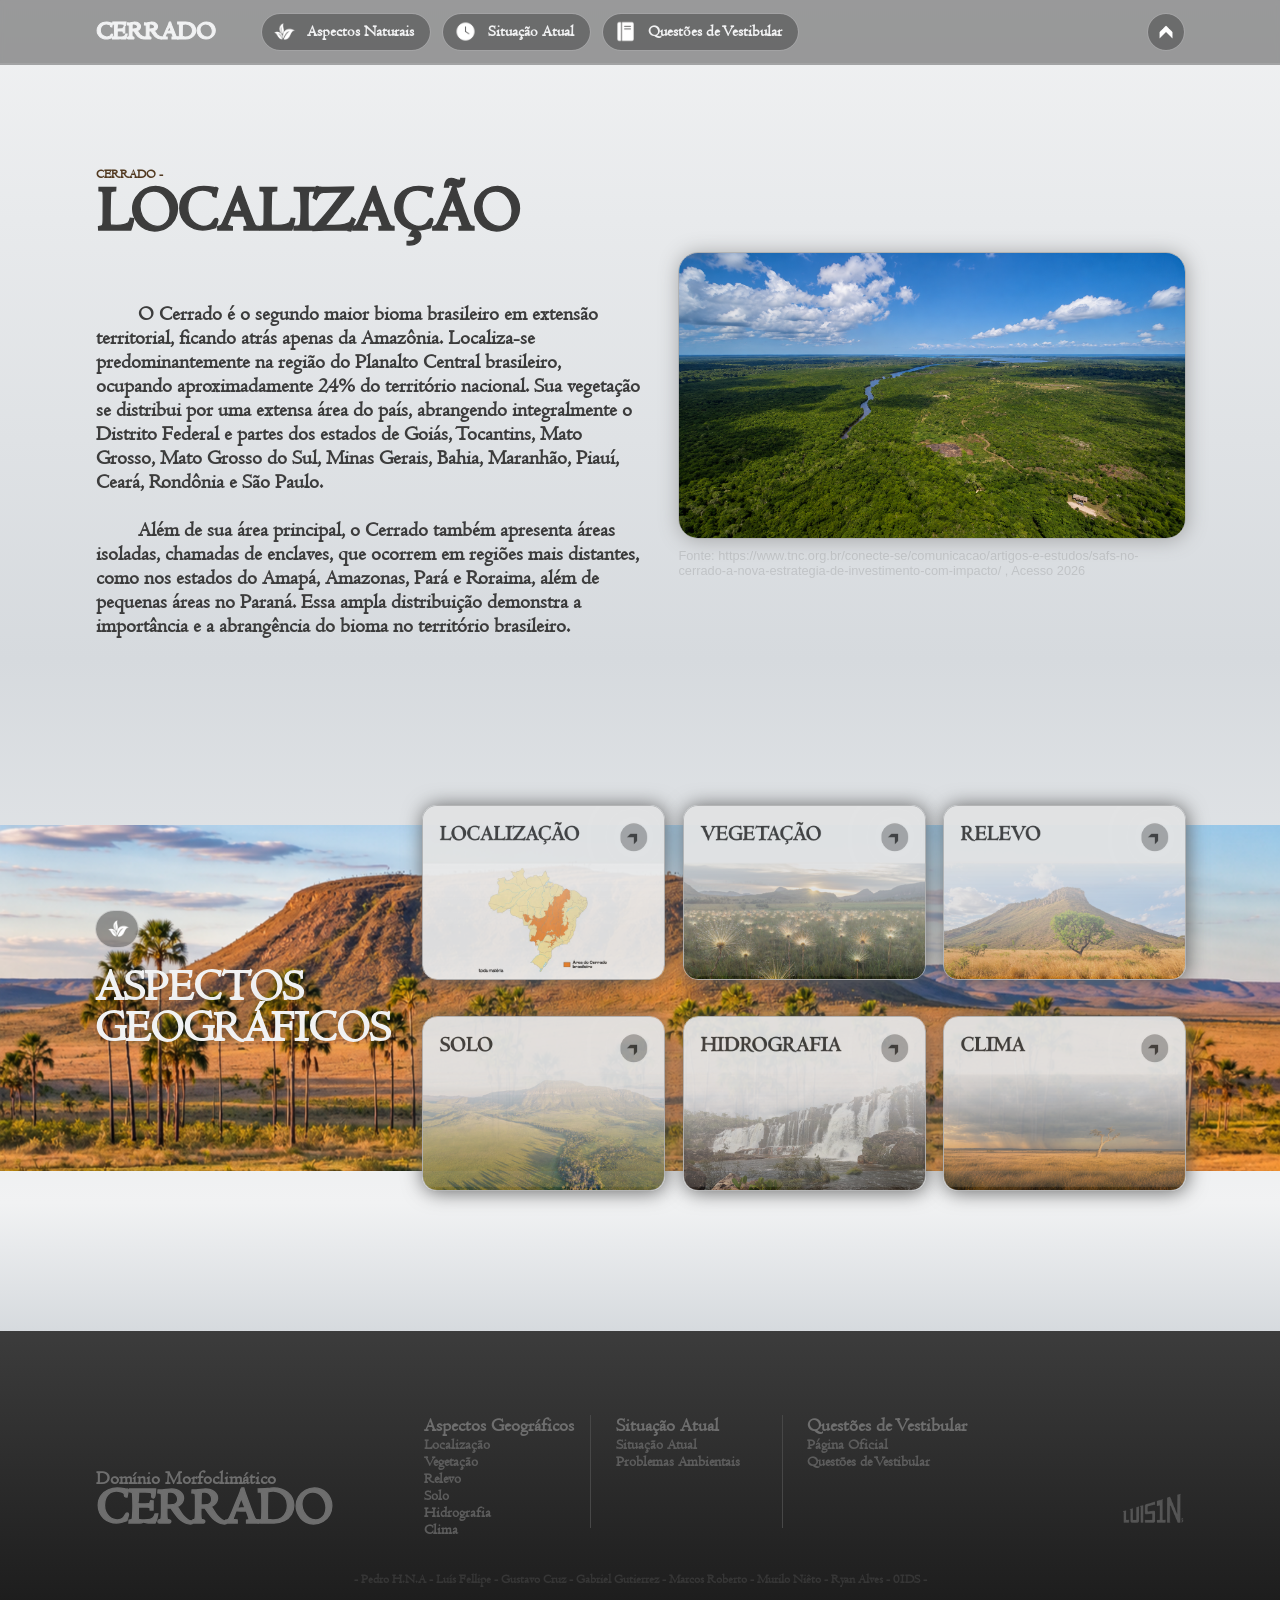
<file: localizacao.html>
<!DOCTYPE html>
<html lang="pt-br">
<head>
    <meta charset="UTF-8">
    <meta name="viewport" content="width=device-width, initial-scale=1.0">
    <title>Localização CERRADO - Domínio Morfoclimático</title>
    <link rel="icon" href="img/C.png">
    <link rel="stylesheet" href="style.css">
<style>
</style>
</head>
<body>

    <!-- navbar -->
    <div class="navbar" style="margin-top: vh;">
        <div class="navbar2">
            <div class="conjunto-navdiv">
                <div class="navdiv">
                    <a href="index.html#inicio" class="titulo" > CERRADO </a>
                </div>
                <div class="navdiv2">
                    <!-- Aspectos Naturais -->
                    <a href="#an" class="link">
                        <div class="linkdimg">
                            <img src="img/AN.png" class="linkimg">
                        </div>
                        <div class="linkdtext">
                            <p class="linkp"> Aspectos Naturais&emsp;</p>
                        </div>
                    </a>
                </div>
                <div class="navdiv2">
                    <!-- Situação atual -->
                    <a href="index.html#sa" class="link">
                        <div class="linkdimg">
                            <img src="img/SA.png" class="linkimg">
                        </div>
                        <div class="linkdtext">
                            <p class="linkp"> Situação Atual&emsp;</p>
                        </div>
                    </a>
                </div>
                <div class="navdiv2">
                    <!-- Questões vestibular -->
                    <a href="index.html#qv" class="link">
                        <div class="linkdimg">
                            <img src="img/QV.png" class="linkimg">
                        </div>
                        <div class="linkdtext">
                            <p class="linkp"> Questões de Vestibular&emsp;</p>
                        </div>
                    </a>
                </div>
            </div>
            <div class="navdiv2-5">
                <!-- Botão de Voltar pra cima -->
                <div class="link2">
                    <a href="#inicio" class="linkdimg2">
                        <img src="img/Arrow.png" class="linkimg2">
                    </a>
                 </div>
            </div>    
        </div>
    </div>
<a name="inicio"></a>
<div class="content0">
<!-- Localização -->
<a name="ic"></a>
    <div class="content1" style="margin-top: 0vw; margin-top: -0vh; min-height: 41vw;">
        <div class="introdiv">
            <div class="introdiv1">
                <div class="introdiv1-1">
                    <p class="subt">CERRADO -</p>
                    <p class="t">LOCALIZAÇÃO</p>
                </div>
                <div class="introdiv1-2">
                    <p class="p">&emsp;&emsp;O Cerrado é o segundo maior bioma brasileiro em extensão territorial, ficando atrás apenas da Amazônia. Localiza-se predominantemente na região do Planalto Central brasileiro, ocupando aproximadamente 24% do território nacional. Sua vegetação se distribui por uma extensa área do país, abrangendo integralmente o Distrito Federal e partes dos estados de Goiás, Tocantins, Mato Grosso, Mato Grosso do Sul, Minas Gerais, Bahia, Maranhão, Piauí, Ceará, Rondônia e São Paulo.<br><br>&emsp;&emsp;Além de sua área principal, o Cerrado também apresenta áreas isoladas, chamadas de enclaves, que ocorrem em regiões mais distantes, como nos estados do Amapá, Amazonas, Pará e Roraima, além de pequenas áreas no Paraná. Essa ampla distribuição demonstra a importância e a abrangência do bioma no território brasileiro.</p>
                </div>
            </div>
            <div class="introdiv2">
                <img src="img/localizacao.png" class="caninde" style="margin-top: -1vh">
                <div class="divhover">
                <a href="https://www.tnc.org.br/conecte-se/comunicacao/artigos-e-estudos/safs-no-cerrado-a-nova-estrategia-de-investimento-com-impacto/" class="p-font" style="margin-left: 3vw; margin-bottom: -3vh;">Fonte: https://www.tnc.org.br/conecte-se/comunicacao/artigos-e-estudos/safs-no-cerrado-a-nova-estrategia-de-investimento-com-impacto/ , Acesso 2026</a>
                </div>
            </div>
        </div>
    </div>

<!-- Links -->
<a name="an"></a>
    <div class="content2">
        <img src="img/banner2.png" class="banner2">
        <div class="crd-principal">
            <div class="crd-principal2">
                <div class="crd-esq">
                    <div class="crd-esq1">
                        <div class="crd-esq2">
                            <div class="crd-botom">
                                <div class="linkdimg">
                                    <img src="img/AN.png" class="linkimg">
                                </div>
                            </div>
                        </div>
                        <div class="crd-esq3">
                            <p class="t-crd">
                                ASPECTOS<br>
                                GEOGRÁFICOS
                            </p>
                        </div>
                    </div>
                </div>
                <div class="crd-dir">
                    <div class="crd-dir1">
                        <div class="crd-dir-div">
                            <img src="img/divlocalizacao.png" class="crd-img-selec">
                        </div>
                        <a href="vegetacao.html" class="crd-dir-div">
                            <img src="img/divvegetacao.png" class="crd-img">
                        </a>
                        <a href="relevo.html" class="crd-dir-div">
                            <img src="img/divrelevo.png" class="crd-img">
                        </a>
                    </div>
                    <div class="crd-dir2">
                        <a href="solo.html" class="crd-dir-div">
                            <img src="img/divsolo.png" class="crd-img">
                        </a>
                        <a href="hidrografia.html" class="crd-dir-div">
                            <img src="img/divhidrografia.png" class="crd-img">
                        </a>
                        <a href="clima.html" class="crd-dir-div">
                            <img src="img/divclima.png" class="crd-img">
                        </a>
                    </div>
                </div>
            </div>
        </div>
    </div>
<!-- Espaçamento -->
    <div style="
    background-image: linear-gradient( 180deg, #f1f2f3, #d6dade);
    height: 10vw;
    width: 100%;
    ">

    </div>
<!-- Rodapé -->
    <div class="rodape">
        <div class="rodape-div">
            <div class="rodape-divsoes">
                <p class="p-rod">
                    Domínio Morfoclimático
                </p>
                <a href="index.html" class="t-rod">
                    CERRADO
                </a>
            </div>
            <div class="rodape-divsoes2">
                <div class="rodape-divsoes2-5">
                    <a href="index.html#an" class="pt-rod">Aspectos Geográficos</a>
                    <a href="localizacao.html" class="pt-rod2">Localização</a>
                    <a href="vegetacao.html" class="pt-rod2">Vegetação</a>
                    <a href="relevo.html" class="pt-rod2">Relevo</a>
                    <a href="solo.html" class="pt-rod2">Solo</a>
                    <a href="hidrografia.html" class="pt-rod2">Hidrografia</a>
                    <a href="clima.html" class="pt-rod2">Clima</a>
                </div>
            </div>
            <div class="rodape-divsoes2">
                <div class="rodape-divsoes2-5">
                    <p class="pt-rod">Situação Atual</p>
                    <a href="index.html#sa" class="pt-rod2" style="margin-top: -1.5vw;">Situação Atual</a>
                    <a href="index.html#pa" class="pt-rod2">Problemas Ambientais</a>
                </div>
            </div>
            <div class="rodape-divsoes2">
                <div class="rodape-divsoes2-5" style="border-right: 1px solid #00000000;">
                    <a href="index.html#qv" class="pt-rod">Questões de Vestibular</a>
                    <a href="https://www.infoescola.com/geografia/cerrados/exercicios/" target="_blank" class="pt-rod2">Página Oficial</a>
                    <a href="questoes.html" class="pt-rod2">Questões de Vestibular</a>
                </div>
            </div>
            <div class="rodape-divsoes2">
                <div class="rodape-divsoes2-5" style="justify-content: flex-end; border-right: 1px solid #00000000;">
                    <a href="https://github.com/wxluiS1n" target="_blank"><img src="img/ls1n.png" class="ls1n"></a>
                </div>
            </div>
        </div>
    </div>
    <center>
        <p class="p-rod" style="margin-top: -3vw; font-size: 1vw; color: #363636">
            - Pedro H.N.A - Luís Fellipe - Gustavo Cruz - Gabriel Gutierrez - Marcos Roberto - Murilo Niêto - Ryan Alves - 01DS -
        </p>
    </center>
</div>
</body>
</html>
</file>
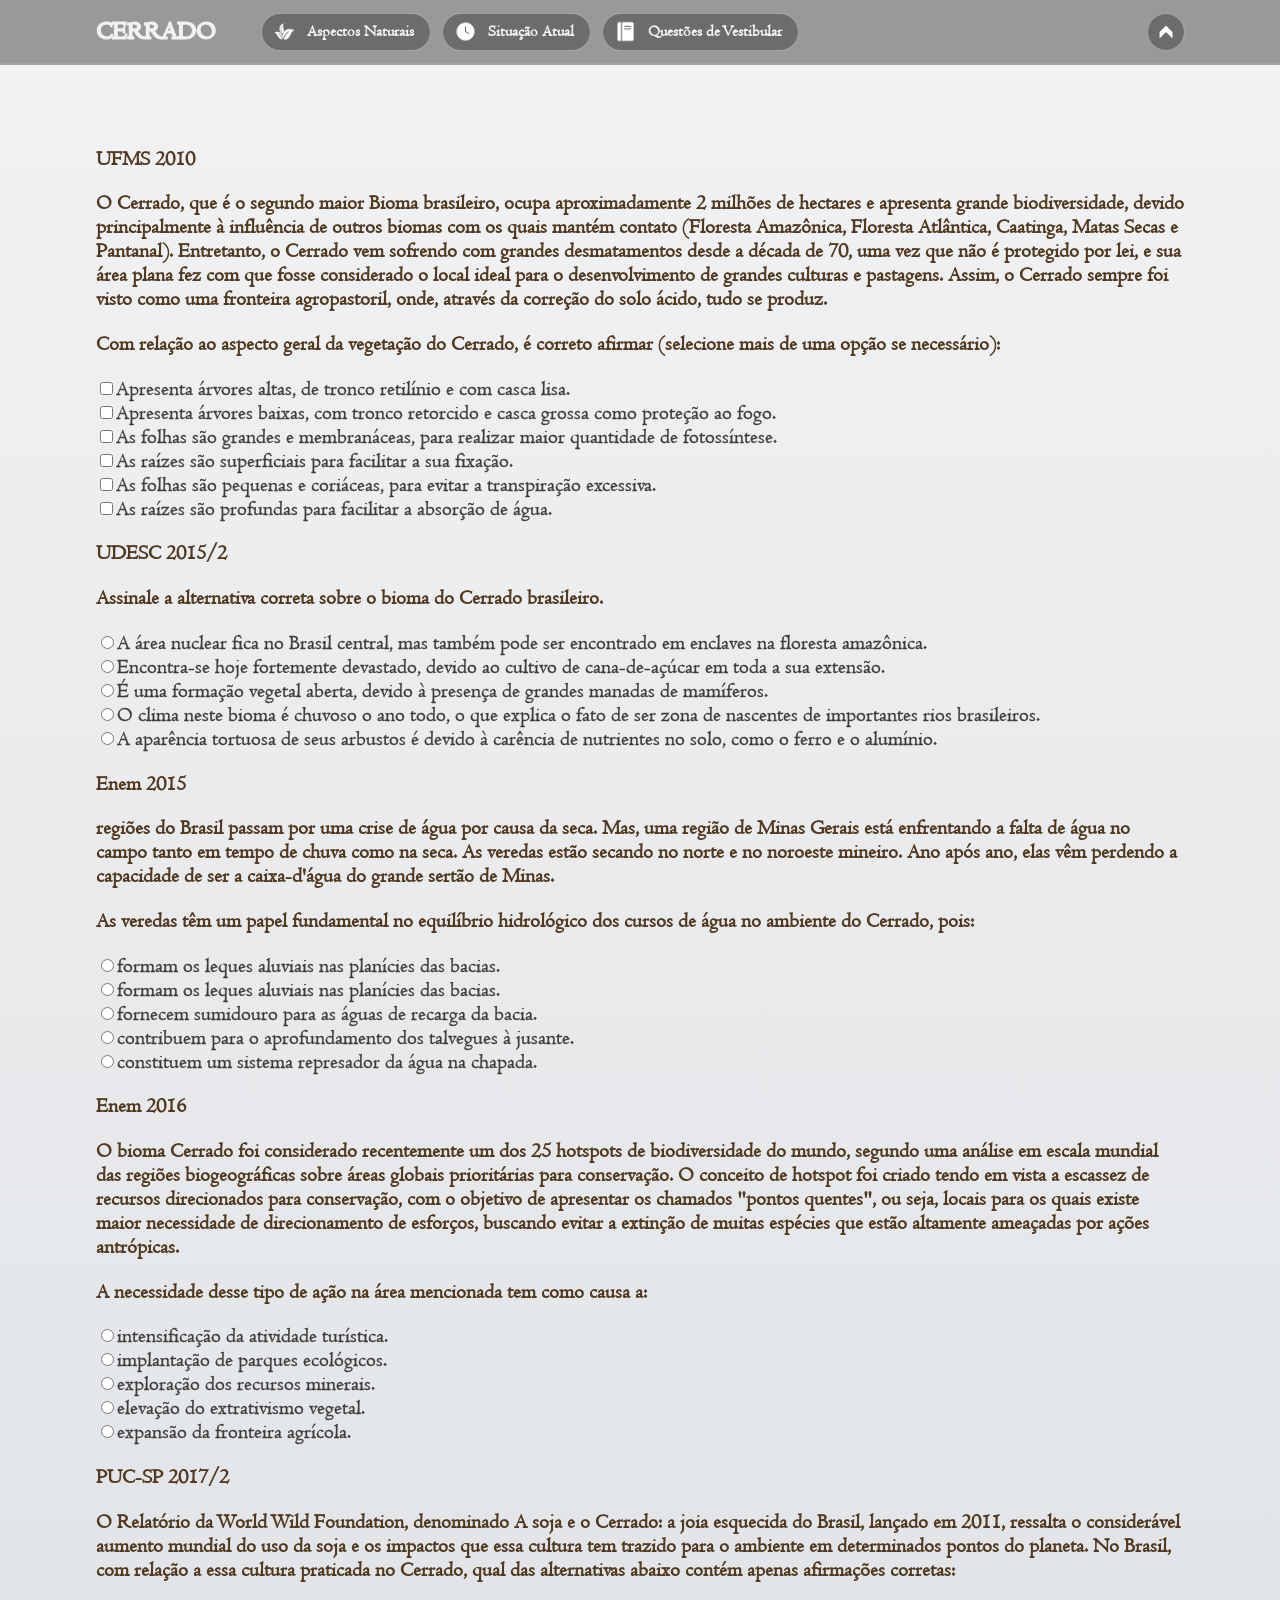
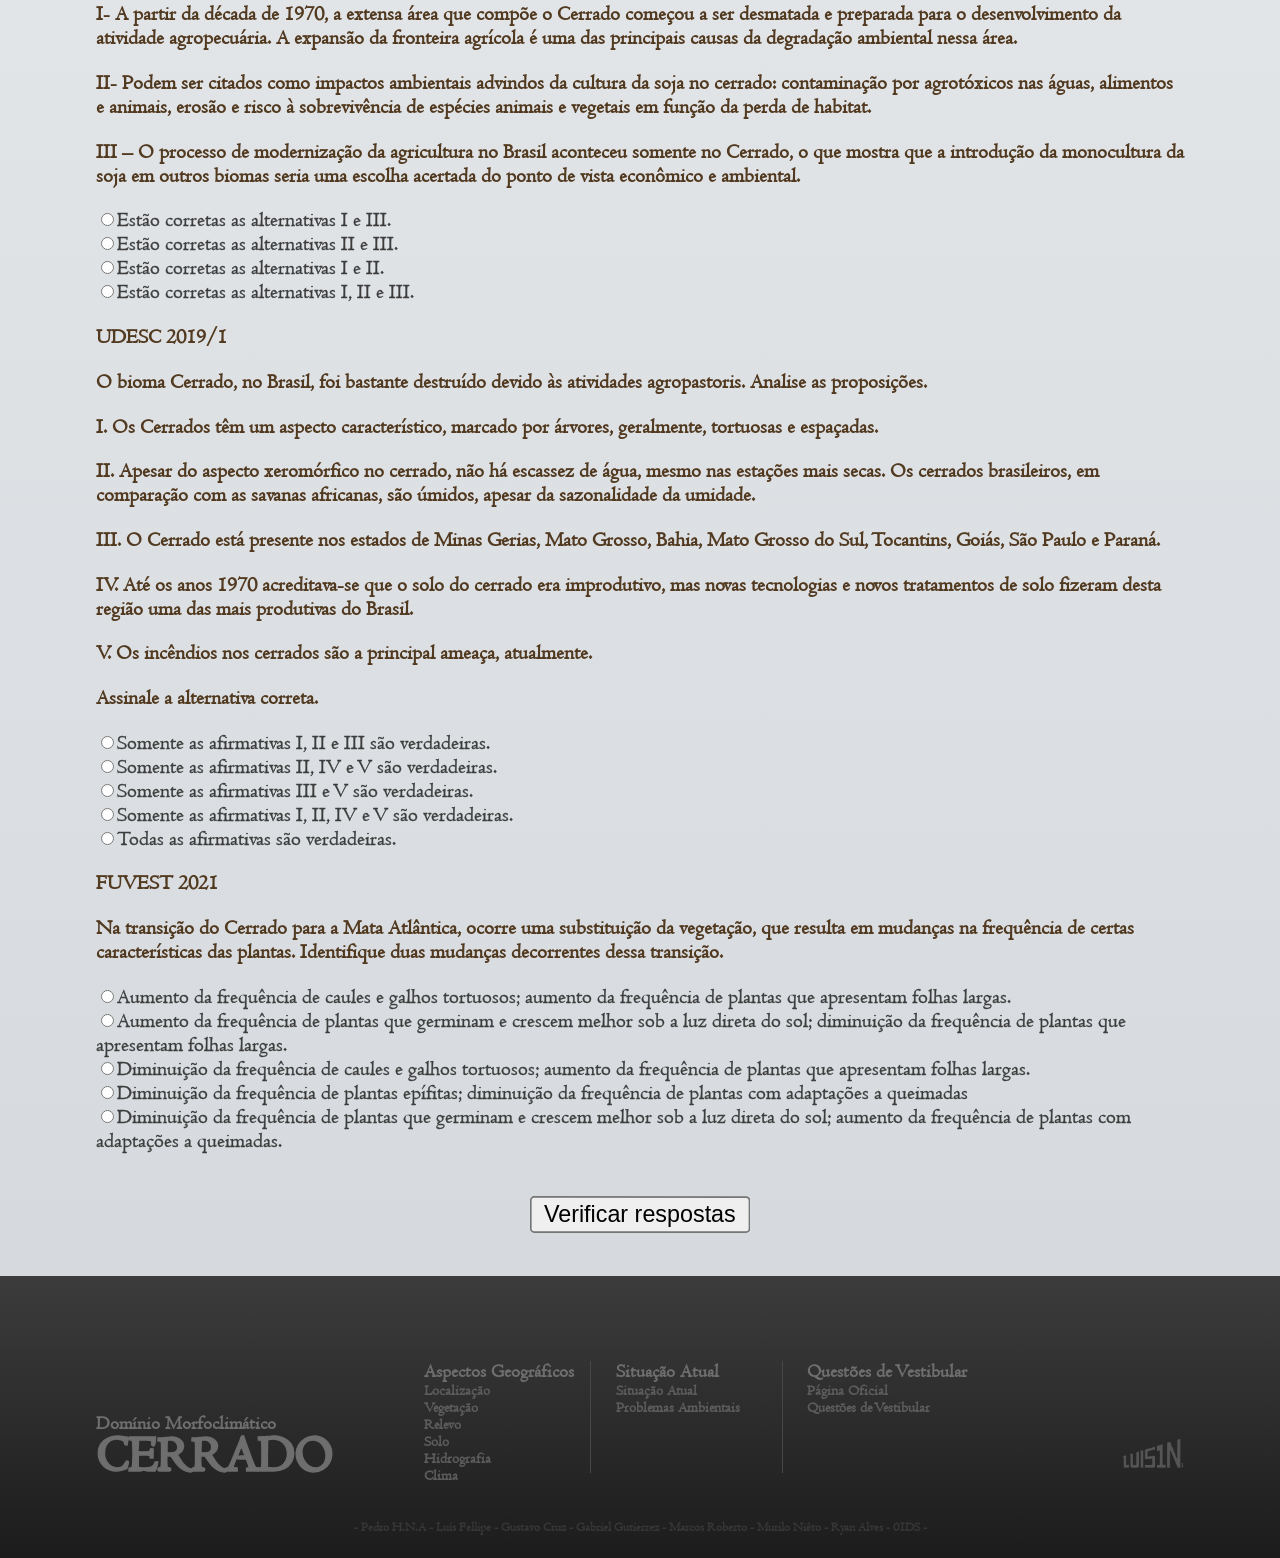
<file: questoes.html>
<!DOCTYPE html>
<html lang="pt-BR">
<head>
    <meta charset="UTF-8">
    <meta name="viewport" content="width=device-width, initial-scale=1.0">
    <title>Questões CERRADO - Domínio Morfoclimático</title>
    <!-- Alterações do Pref -->
    <link rel="icon" href="img/C.png">
    <!-- Alterações do Pref -->

    <style>

        /*Alterações do pref*/

            html {
                scroll-behavior: smooth;
            }

            body {
                margin: 0;
                padding: 0;
                box-sizing:border-box;
                overflow-x: hidden;
                background-color: #1c1c1c;
            }

            @font-face {
                font-family: 'centaur';
                src:
                url('centaur.ttf') format('OpenType');
                font-weight: normal;
                font-style: normal;
            }

            a {
                text-decoration: none;
            }

            .rodape {
                background-image: linear-gradient( 180deg, #3c3c3c, #1c1c1c);
                display: flex;
                justify-content: center;
                width: 100vw;
                min-height: 22vw;
                max-height: max-content;
            }

            .rodape-div {
                background-color: #00000000;
                min-height: 22vw;
                max-height: max-content;
                width: 85%;
                display: flex;
                gap: 2vw;
            }

            .rodape-divsoes {
                background-color: #00000000;
                min-height: 22vw;
                max-height: max-content;
                width: 31%;
                display: flex;
                flex-direction: column;
                justify-content: center;
            }

            .rodape-divsoes2 {
                background-color: #00000000;
                min-height: 22vw;
                max-height: max-content;
                width: 17%;
                display: flex;
                flex-direction: column;
                justify-content: center;
            }

            .rodape-divsoes2-5 {
                background-color: #00000000;
                height: 40%;
                width: 100%;
                display: flex;
                flex-direction: column;
                border-right: 1.5px solid #474747;
            }

            .t-rod {
                font-family: centaur;
                font-weight: bolder;
                color: #6e6e6e;
                font-size: 4vw;
                margin-top: -2vw;
                -webkit-text-stroke: 0.1vw #6e6e6e;
            }

            .p-rod {
                font-family: centaur;
                font-weight: bold;
                color: #6e6e6e;
                font-size: 1.5vw;
                margin-top: 5vw;
            }

            .pt-rod {
                font-family: centaur;
                font-weight: bold;
                color: #6e6e6e;
                font-size: 1.5vw;
                margin-top: -0vw;
            }

            .pt-rod2 {
                font-family: centaur;
                font-weight: bold;
                color: #5c5c5c;
                font-size: 1.2vw;
                margin-top: -0vw;
            }

            .ls1n {
                height: 5vw;
                width: 5vw;
                margin-left: 9.5vw
            }

            .verificar-respostas {
                margin-top: 4vw;
            }

            .navbar {
                background-color: #3c3c3c7c;
                width: 100%;
                height: 7vh;
                display: flex;
                justify-content: center;
                border-bottom: 2px solid #b1b2b370;
                position: fixed;
                /*thx camille */
                backdrop-filter: blur(2.5px);
                -webkit-backdrop-filter: blur(2.5px);
                z-index: 999;
            }

            .navbar2 {
                background-color:#00000000;
                width: 85%;
                height: 7vh;
                display: flex;
                gap: .5vw;
                justify-content: space-between;
            }

            .conjunto-navdiv {
                display: flex;
                justify-content: space-between;
                gap: 1vw;
            }

            .navdiv {
                background-color:#00000000;
                width: 12vw;
                height: 7vh;
                display: flex;
                flex-direction: column;
                justify-content: center;
            }

            .navdiv2 {
                background-color:#00000000;
                min-width: 10vw;
                max-width: max-content;
                height: 7vh;
                display: flex;
                flex-direction: column;
                justify-content: center;
            }

            .navdiv2-5 {
                background-color:#00000000;
                min-width: 4vw;
                max-width: max-content;
                height: 7vh;
                display: flex;
                flex-direction: column;
                justify-content: center;
            }

            .titulo {
                font-family: centaur;
                font-size: 2vw;
                color: #f1f2f3;
                font-weight: bold;
                transition: ease 0.2s;
                -webkit-text-stroke: 0.08vw #f1f2f3;
            }

            .titulo:hover {
                transform: scale(1.02);
            }

            .link {
                background-color: #3c3c3c7c;
                outline: 1px solid #b1b2b370;
                border-radius: 20px;
                height: 4vh;
                width: 100%;
                display: flex;
                overflow: hidden;
                transition: ease 0.2s;
            }

            .link:hover {
                transform: scale(1.02);
                background-color: #3c3c3cb2;
            }

            .link2 {
                background-color: #3c3c3c7c;
                outline: 1px solid #b1b2b370;
                border-radius: 20px;
                height: 4vh;
                width: 4vh;
                display: flex;
                overflow: hidden;
                transition: ease 0.2s;
                margin-left: 3vh
            }

            .link2:hover {
                transform: scale(1.02);
                background-color: #3c3c3cb2;
            }

            .linkdimg {
                background-color: #00000000;
                height: 4vh;
                width: 5vh;
                display: flex;
                flex-direction: column;
                justify-content: center;
            }

            .linkdimg2 {
                background-color: #00000000;
                height: 4vh;
                width: 4vh;
                display: flex;
                flex-direction: column;
                justify-content: center;
            }

            .linkdtext {
                height: 4vh;
                width: calc(100% - 5vh);
                background-color: #00000000;
                display: flex;
                flex-direction: column;
                justify-content: center;
            }

            .linkimg {
                width: 3vh;
                height: 3vh;
                margin-left: 1vh;
                transform: scale(0.8);
            }

            .linkimg2 {
                width: 2vh;
                height: 2vh;
                margin-left: 1vh;
                transform: scale(0.8);
            }

            .linkp {
                font-family: centaur;
                font-weight: bolder;
                color: #f1f2f3;
                font-size: 1.8vh;
                line-height: 1;
            }

        /*Alterações do pref*/


    /* Card da pergunta */
    .question {
        
    }

    /* opções */
        /* Alterações do pref */
            .p {
                font-family: centaur;
                color: #3c3c3c;
                font-size: 2.3vh;
                -webkit-text-stroke: 0.03vw #3c3c3c;
            }

            .verificar-respostas {
                transform: scale(1.75);
            }
        /* Alterações do pref */

    /* perguntas */
    .label {
    font-family: centaur;
    font-weight: bolder;
    color: #523a21;
    font-size: 2.3vh;
    }

    /* Classe aplicada nas questões certas */
    .correto {
        transition: all 0.5s;
        background-color: green;
        width: fit-content;

    }

    /* Classe aplicada nas questões certas */
    .errado {
        transition: all 0.5s;
        background-color: red;
        width: fit-content;

    }

</style>

</head>
<body>

    <!-- Alterações do pref -->
    <!-- navbar -->
    <div class="navbar">
        <div class="navbar2">
            <div class="conjunto-navdiv">
                <div class="navdiv">
                    <a href="index.html#inicio" class="titulo" > CERRADO </a>
                </div>
                <div class="navdiv2">
                    <!-- Aspectos Naturais -->
                    <a href="index.html#an" class="link">
                        <div class="linkdimg">
                            <img src="img/AN.png" class="linkimg">
                        </div>
                        <div class="linkdtext">
                            <p class="linkp"> Aspectos Naturais&emsp;</p>
                        </div>
                    </a>
                </div>
                <div class="navdiv2">
                    <!-- Situação atual -->
                    <a href="index.html#sa" class="link">
                        <div class="linkdimg">
                            <img src="img/SA.png" class="linkimg">
                        </div>
                        <div class="linkdtext">
                            <p class="linkp"> Situação Atual&emsp;</p>
                        </div>
                    </a>
                </div>
                <div class="navdiv2">
                    <!-- Questões vestibular -->
                    <a href="#inicio" class="link">
                        <div class="linkdimg">
                            <img src="img/QV.png" class="linkimg">
                        </div>
                        <div class="linkdtext">
                            <p class="linkp"> Questões de Vestibular&emsp;</p>
                        </div>
                    </a>
                </div>
            </div>
            <div class="navdiv2-5">
                <!-- Botão de Voltar pra cima -->
                <div class="link2">
                    <a href="#inicio" class="linkdimg2">
                        <img src="img/Arrow.png" class="linkimg2">
                    </a>
                 </div>
            </div>    
        </div>
    </div>
    <!-- Alterações do pref -->

    <!-- Alterações do pref -->
    <a name="inicio"></a>
    <div style="display:flex; justify-content: center; padding-bottom: 4vw; background-image: linear-gradient( 180deg, #f1f2f3, #d6dade); width: 100vw;">
    <div style="width: 85%; padding-top: 14vh;">
    <!-- Alterações do pref -->
        
<form>
    <div class="question">
    <p class="label"><strong>UFMS 2010</strong></p>
    <p class="label">O Cerrado, que é o segundo maior Bioma brasileiro, ocupa aproximadamente 2 milhões de hectares e apresenta grande biodiversidade, devido principalmente à influência de outros biomas com os quais mantém contato (Floresta Amazônica, Floresta Atlântica, Caatinga, Matas Secas e Pantanal). Entretanto, o Cerrado vem sofrendo com grandes desmatamentos desde a década de 70, uma vez que não é protegido por lei, e sua área plana fez com que fosse considerado o local ideal para o desenvolvimento de grandes culturas e pastagens. Assim, o Cerrado sempre foi visto como uma fronteira agropastoril, onde, através da correção do solo ácido, tudo se produz.</p>
    <p class="label">Com relação ao aspecto geral da vegetação do Cerrado, é correto afirmar (selecione mais de uma opção se necessário):</p>
    <!-- Esses aqui são checkboxs, pode ser mais de uma. As que estão certas tem divs ao redor -->
    <input type="checkbox" class="p" name="n_q1" id="i_1a" value="false"><label for="i_1a" class="p">Apresenta árvores altas, de tronco retilínio e com casca lisa.</label><br>
    <div> <input type="checkbox" class="p" name="n_q1" id="i_1b" value="true"><label for="i_1b" class="p">Apresenta árvores baixas, com tronco retorcido e casca grossa como proteção ao fogo.</label><br></div>
    <input type="checkbox" class="p" name="n_q1" id="i_1c" value="false"><label for="i_1c" class="p">As folhas são grandes e membranáceas, para realizar maior quantidade de fotossíntese.</label><br>
    <input type="checkbox" class="p" name="n_q1" id="i_1d" value="false"><label for="i_1d" class="p">As raízes são superficiais para facilitar a sua fixação.</label><br>
    <div> <input type="checkbox" class="p" name="n_q1" id="i_1e" value="true"><label for="i_1e" class="p">As folhas são pequenas e coriáceas, para evitar a transpiração excessiva.</label><br></div>
    <div> <input type="checkbox" class="p" name="n_q1" id="i_1f" value="true"><label for="i_1f" class="p">As raízes são profundas para facilitar a absorção de água.</label><br></div>
    </div>
    


    <div class="question">
    <p class="label"><strong>UDESC 2015/2</strong></p> <!-- fonte -->
    <p class="label">Assinale a alternativa correta sobre o bioma do Cerrado brasileiro.</p> <!-- pergunta -->

    <!--div ao redor da resposta certa-->                                         <!-- texto da pergunta -->
    <div> <input type="radio" class="p" name="n_q2" id="i_2a" value="true"><label for="i_2a" class="p">A área nuclear fica no Brasil central, mas também pode ser encontrado em enclaves na floresta amazônica.</label><br></div>
    
    <input type="radio" class="p" name="n_q2" id="i_2b" value="false"><label for="i_2b" class="p">Encontra-se hoje fortemente devastado, devido ao cultivo de cana-de-açúcar em toda a sua extensão.</label><br>
    <input type="radio" class="p" name="n_q2" id="i_2c" value="false"><label for="i_2c" class="p">É uma formação vegetal aberta, devido à presença de grandes manadas de mamíferos.</label><br>
    <input type="radio" class="p" name="n_q2" id="i_2d" value="false"><label for="i_2d" class="p">O clima neste bioma é chuvoso o ano todo, o que explica o fato de ser zona de nascentes de importantes rios brasileiros.</label><br>
    <input type="radio" class="p" name="n_q2" id="i_2e" value="false"><label for="i_2e" class="p">A aparência tortuosa de seus arbustos é devido à carência de nutrientes no solo, como o ferro e o alumínio.</label><br>
    </div>
    


    <div class="question">
    <p class="label"><strong>Enem 2015</strong></p>
                     <!-- esse tem um title pq tem uma fonte -->
    <p class="label" title="VIEIRA, C. Degradação do solo causa perda de fontes de água de famílias de MG. Disponível em: http://g1.globo.com. Acesso em: 1 nov. 2014.">regiões do Brasil passam por uma crise de água por causa da seca. Mas, uma região de Minas Gerais está enfrentando a falta de água no campo tanto em tempo de chuva como na seca. As veredas estão secando no norte e no noroeste mineiro. Ano após ano, elas vêm perdendo a capacidade de ser a caixa-d'água do grande sertão de Minas.</p>
    <p class="label">As veredas têm um papel fundamental no equilíbrio hidrológico dos cursos de água no ambiente do Cerrado, pois:</p>
   
    <input type="radio" class="p" name="n_q3" id="i_3a" value="false"><label for="i_3a" class="p">formam os leques aluviais nas planícies das bacias.</label><br>
    <input type="radio" class="p" name="n_q3" id="i_3b" value="false"><label for="i_3b" class="p">formam os leques aluviais nas planícies das bacias.</label><br>
    <input type="radio" class="p" name="n_q3" id="i_3c" value="false"><label for="i_3c" class="p">fornecem sumidouro para as águas de recarga da bacia.</label><br>
    <input type="radio" class="p" name="n_q3" id="i_3d" value="false"><label for="i_3d" class="p">contribuem para o aprofundamento dos talvegues à jusante.</label><br>
    <div> <input type="radio" class="p" name="n_q3" id="i_3e" value="true"><label for="i_3e" class="p">constituem um sistema represador da água na chapada.</label><br></div>
    </div>




        <div class="question">
    <p class="label"><strong>Enem 2016</strong></p>
    <p class="label" title="PINTO, P. P.; DINIZ-FILHO, J. A. F. ln: ALMEIDA, M. G. (Org.). Tantos cerrados: múltiplas abordagens sobre a biogeodiversidade e singularidade cultural. Goiânia: Vieira, 2005 (adaptado).">O bioma Cerrado foi considerado recentemente um dos 25 hotspots de biodiversidade do mundo, segundo uma análise em escala mundial das regiões biogeográficas sobre áreas globais prioritárias para conservação. O conceito de hotspot foi criado tendo em vista a escassez de recursos direcionados para conservação, com o objetivo de apresentar os chamados "pontos quentes", ou seja, locais para os quais existe maior necessidade de direcionamento de esforços, buscando evitar a extinção de muitas espécies que estão altamente ameaçadas por ações antrópicas.</p>
    <p class="label">A necessidade desse tipo de ação na área mencionada tem como causa a:</p>

    <input type="radio" class="p" name="n_q4" id="i_4a" value="false"><label for="i_4a" class="p">intensificação da atividade turística.</label><br>
    <input type="radio" class="p" name="n_q4" id="i_4b" value="false"><label for="i_4b" class="p">implantação de parques ecológicos.</label><br>
    <input type="radio" class="p" name="n_q4" id="i_4c" value="false"><label for="i_4c" class="p">exploração dos recursos minerais.</label><br>
    <input type="radio" class="p" name="n_q4" id="i_4d" value="false"><label for="i_4d" class="p">elevação do extrativismo vegetal.</label><br>
    <div> <input type="radio" class="p" name="n_q4" id="i_4e" value="true"><label for="i_4e" class="p">expansão da fronteira agrícola.</label><br></div>
    </div>



        <div class="question">
    <p class="label"><strong>PUC-SP 2017/2</strong></p>
    <p class="label">O Relatório da World Wild Foundation, denominado A soja e o Cerrado: a joia esquecida do Brasil, lançado em 2011, ressalta o considerável aumento mundial do uso da soja e os impactos que essa cultura tem trazido para o ambiente em determinados pontos do planeta. No Brasil, com relação a essa cultura praticada no Cerrado, qual das alternativas abaixo contém apenas afirmações corretas:</p>
    <p class="label">I- A partir da década de 1970, a extensa área que compõe o Cerrado começou a ser desmatada e preparada para o desenvolvimento da atividade agropecuária. A expansão da fronteira agrícola é uma das principais causas da degradação ambiental nessa área.</p>
    <p class="label">II- Podem ser citados como impactos ambientais advindos da cultura da soja no cerrado: contaminação por agrotóxicos nas águas, alimentos e animais, erosão e risco à sobrevivência de espécies animais e vegetais em função da perda de habitat.</p>
    <p class="label">III – O processo de modernização da agricultura no Brasil aconteceu somente no Cerrado, o que mostra que a introdução da monocultura da soja em outros biomas seria uma escolha acertada do ponto de vista econômico e ambiental.</p>
    
    <input type="radio" class="p" name="n_q5" id="i_5a" value="false"><label for="i_5a" class="p">Estão corretas as alternativas I e III.</label><br>
    <input type="radio" class="p" name="n_q5" id="i_5b" value="false"><label for="i_5b" class="p">Estão corretas as alternativas II e III.</label><br>
    <div> <input type="radio" class="p" name="n_q5" id="i_5c" value="true"><label for="i_5c" class="p">Estão corretas as alternativas I e II.</label><br></div>
    <input type="radio" class="p" name="n_q5" id="i_5d" value="false"><label for="i_5d" class="p">Estão corretas as alternativas I, II e III.</label><br>
    </div>



        <div class="question">
    <p class="label"><strong>UDESC 2019/1</strong></p>
    <p class="label">O bioma Cerrado, no Brasil, foi bastante destruído devido às atividades agropastoris. Analise as proposições.</p>
    <p class="label">I. Os Cerrados têm um aspecto característico, marcado por árvores, geralmente, tortuosas e espaçadas.</p>
    <p class="label">II. Apesar do aspecto xeromórfico no cerrado, não há escassez de água, mesmo nas estações mais secas. Os cerrados brasileiros, em comparação com as savanas africanas, são úmidos, apesar da sazonalidade da umidade.</p>
    <p class="label">III. O Cerrado está presente nos estados de Minas Gerias, Mato Grosso, Bahia, Mato Grosso do Sul, Tocantins, Goiás, São Paulo e Paraná.</p>
    <p class="label">IV. Até os anos 1970 acreditava-se que o solo do cerrado era improdutivo, mas novas tecnologias e novos tratamentos de solo fizeram desta região uma das mais produtivas do Brasil.</p>
    <p class="label">V. Os incêndios nos cerrados são a principal ameaça, atualmente.</p>
    <p class="label">Assinale a alternativa correta.</p>

    <input type="radio" class="p" name="n_q6" id="i_6a" value="false"><label for="i_6a" class="p">Somente as afirmativas I, II e III são verdadeiras.</label><br>
    <input type="radio" class="p" name="n_q6" id="i_6b" value="false"><label for="i_6b" class="p">Somente as afirmativas II, IV e V são verdadeiras.</label><br>
    <input type="radio" class="p" name="n_q6" id="i_6c" value="false"><label for="i_6c" class="p">Somente as afirmativas III e V são verdadeiras.</label><br>
    <input type="radio" class="p" name="n_q6" id="i_6d" value="false"><label for="i_6d" class="p">Somente as afirmativas I, II, IV e V são verdadeiras.</label><br>
    <div> <input type="radio" class="p" name="n_q6" id="i_6e" value="true"><label for="i_6e" class="p">Todas as afirmativas são verdadeiras.</label><br></div>
    </div>



        <div class="question">
    <p class="label"><strong>FUVEST 2021</strong></p>
    <p class="label">Na transição do Cerrado para a Mata Atlântica, ocorre uma substituição da vegetação, que resulta em mudanças na frequência de certas características das plantas. Identifique duas mudanças decorrentes dessa transição.</p>
    
    <input type="radio" class="p" name="n_q7" id="i_7a" value="false"><label for="i_7a" class="p">Aumento da frequência de caules e galhos tortuosos; aumento da frequência de plantas que apresentam folhas largas.</label><br>
    <input type="radio" class="p" name="n_q7" id="i_7b" value="false"><label for="i_7b" class="p">Aumento da frequência de plantas que germinam e crescem melhor sob a luz direta do sol; diminuição da frequência de plantas que apresentam folhas largas.</label><br>
    <div> <input type="radio" class="p" name="n_q7" id="i_7c" value="true"><label for="i_7c" class="p">Diminuição da frequência de caules e galhos tortuosos; aumento da frequência de plantas que apresentam folhas largas.</label><br></div>
    <input type="radio" class="p" name="n_q7" id="i_7d" value="false"><label for="i_7d" class="p">Diminuição da frequência de plantas epífitas; diminuição da frequência de plantas com adaptações a queimadas</label><br>
    <input type="radio" class="p" name="n_q7" id="i_7e" value="false"><label for="i_7e" class="p">Diminuição da frequência de plantas que germinam e crescem melhor sob a luz direta do sol; aumento da frequência de plantas com adaptações a queimadas.</label><br>
    </div>

    <!-- Alterações do pref -->
    <center>
    <!-- Alterações do pref -->

    <button type="button" class="verificar-respostas" onclick="revelar()">Verificar respostas</button>

    <!-- Alterações do pref -->
    </center>
    <!-- Alterações do pref -->

</form>

    <!-- Alterações do pref -->
    </div>
    </div>
    <!-- Alterações do pref -->

<script>
    function revelar() {
    document.querySelectorAll('input[value="true"]').forEach(el => {
    el.parentElement.classList.add("correto")
        });

    document.querySelectorAll('input[value="false"]').forEach(el => {
        if (el.checked) {
          el.nextElementSibling.classList.add("errado")   
        }
   
        })
    }
</script>

<!-- Alterações do Pref -->
    <div class="rodape">
        <div class="rodape-div">
            <div class="rodape-divsoes">
                <p class="p-rod">
                    Domínio Morfoclimático
                </p>
                <a href="index.html" class="t-rod">
                    CERRADO
                </a>
            </div>
            <div class="rodape-divsoes2">
                <div class="rodape-divsoes2-5">
                    <a href="index.html#an" class="pt-rod">Aspectos Geográficos</a>
                    <a href="localizacao.html" class="pt-rod2">Localização</a>
                    <a href="vegetacao.html" class="pt-rod2">Vegetação</a>
                    <a href="relevo.html" class="pt-rod2">Relevo</a>
                    <a href="solo.html" class="pt-rod2">Solo</a>
                    <a href="hidrografia.html" class="pt-rod2">Hidrografia</a>
                    <a href="clima.html" class="pt-rod2">Clima</a>
                </div>
            </div>
            <div class="rodape-divsoes2">
                <div class="rodape-divsoes2-5">
                    <p class="pt-rod">Situação Atual</p>
                    <a href="index.html#sa" class="pt-rod2" style="margin-top: -1.5vw;">Situação Atual</a>
                    <a href="index.html#pa" class="pt-rod2">Problemas Ambientais</a>
                </div>
            </div>
            <div class="rodape-divsoes2">
                <div class="rodape-divsoes2-5" style="border-right: 1px solid #00000000;">
                    <a href="index.html#qv" class="pt-rod">Questões de Vestibular</a>
                    <a href="https://www.infoescola.com/geografia/cerrados/exercicios/" target="_blank" class="pt-rod2">Página Oficial</a>
                    <a href="questoes.html" class="pt-rod2">Questões de Vestibular</a>
                </div>
            </div>
            <div class="rodape-divsoes2">
                <div class="rodape-divsoes2-5" style="justify-content: flex-end; border-right: 1px solid #00000000;">
                    <a href="https://github.com/wxluiS1n" target="_blank"><img src="img/ls1n.png" class="ls1n"></a>
                </div>
            </div>
        </div>
    </div>
            <center>
            <p class="p-rod" style="margin-top: -3vw; font-size: 1vw; color: #363636">
                - Pedro H.N.A - Luís Fellipe - Gustavo Cruz - Gabriel Gutierrez - Marcos Roberto - Murilo Niêto - Ryan Alves - 01DS -
            </p>
            </center>
<!-- Alterações do Pref -->
</body>
</html>
</file>
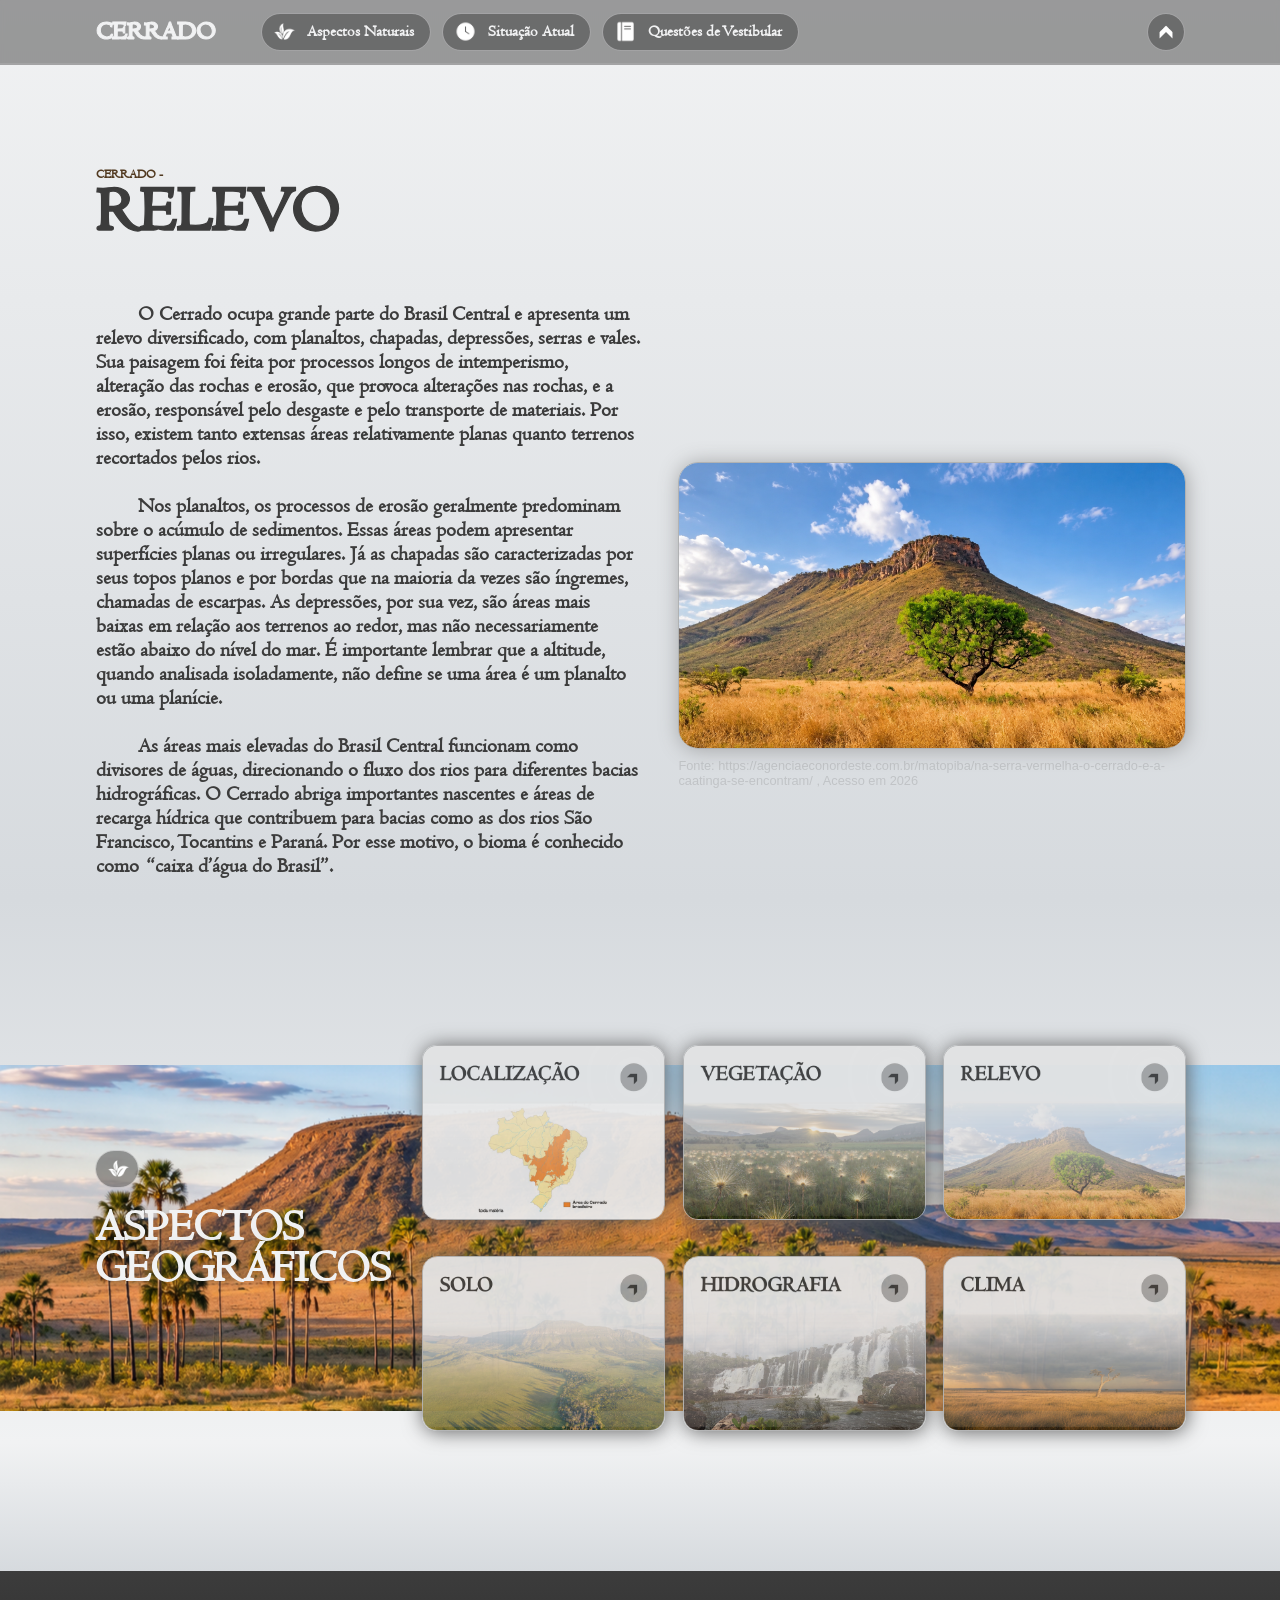
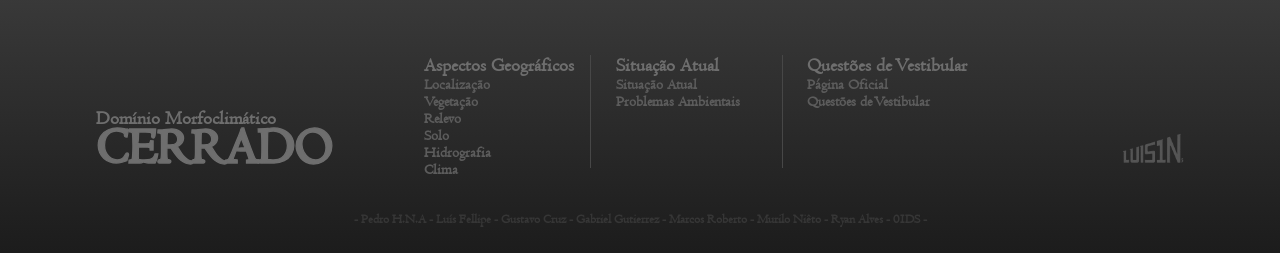
<file: relevo.html>
<!DOCTYPE html>
<html lang="pt-br">
<head>
    <meta charset="UTF-8">
    <meta name="viewport" content="width=device-width, initial-scale=1.0">
    <title>Relevo CERRADO - Domínio Morfoclimático</title>
    <link rel="icon" href="img/C.png">
    <link rel="stylesheet" href="style.css">
<style>
</style>
</head>
<body>

    <!-- navbar -->
    <div class="navbar" style="margin-top: 0vh;">
        <div class="navbar2">
            <div class="conjunto-navdiv">
                <div class="navdiv">
                    <a href="index.html#inicio" class="titulo" > CERRADO </a>
                </div>
                <div class="navdiv2">
                    <!-- Aspectos Naturais -->
                    <a href="#an" class="link">
                        <div class="linkdimg">
                            <img src="img/AN.png" class="linkimg">
                        </div>
                        <div class="linkdtext">
                            <p class="linkp"> Aspectos Naturais&emsp;</p>
                        </div>
                    </a>
                </div>
                <div class="navdiv2">
                    <!-- Situação atual -->
                    <a href="index.html#sa" class="link">
                        <div class="linkdimg">
                            <img src="img/SA.png" class="linkimg">
                        </div>
                        <div class="linkdtext">
                            <p class="linkp"> Situação Atual&emsp;</p>
                        </div>
                    </a>
                </div>
                <div class="navdiv2">
                    <!-- Questões vestibular -->
                    <a href="index.html#qv" class="link">
                        <div class="linkdimg">
                            <img src="img/QV.png" class="linkimg">
                        </div>
                        <div class="linkdtext">
                            <p class="linkp"> Questões de Vestibular&emsp;</p>
                        </div>
                    </a>
                </div>
            </div>
            <div class="navdiv2-5">
                <!-- Botão de Voltar pra cima -->
                <div class="link2">
                    <a href="#inicio" class="linkdimg2">
                        <img src="img/Arrow.png" class="linkimg2">
                    </a>
                 </div>
            </div>    
        </div>
    </div>
<a name="inicio"></a>
<div class="content0">
<!-- Relevo -->
<a name="ic"></a>
    <div class="content1" style="margin-top: 0vw; margin-top: -0vh; min-height: 41vw;">
        <div class="introdiv">
            <div class="introdiv1">
                <div class="introdiv1-1">
                    <p class="subt">CERRADO -</p>
                    <p class="t">RELEVO</p>
                </div>
                <div class="introdiv1-2">
                    <p class="p">&emsp;&emsp;O Cerrado ocupa grande parte do Brasil Central e apresenta um relevo diversificado, com planaltos, chapadas, depressões, serras e vales. Sua paisagem foi feita por processos longos de intemperismo, alteração das rochas e erosão, que provoca alterações nas rochas, e a erosão, responsável pelo desgaste e pelo transporte de materiais. Por isso, existem tanto extensas áreas relativamente planas quanto terrenos recortados pelos rios.<br><br>&emsp;&emsp;Nos planaltos, os processos de erosão geralmente predominam sobre o acúmulo de sedimentos. Essas áreas podem apresentar superfícies planas ou irregulares. Já as chapadas são caracterizadas por seus topos planos e por bordas que na maioria da vezes são íngremes, chamadas de escarpas. As depressões, por sua vez, são áreas mais baixas em relação aos terrenos ao redor, mas não necessariamente estão abaixo do nível do mar. É importante lembrar que a altitude, quando analisada isoladamente, não define se uma área é um planalto ou uma planície.<br><br>&emsp;&emsp;As áreas mais elevadas do Brasil Central funcionam como divisores de águas, direcionando o fluxo dos rios para diferentes bacias hidrográficas. O Cerrado abriga importantes nascentes e áreas de recarga hídrica que contribuem para bacias como as dos rios São Francisco, Tocantins e Paraná. Por esse motivo, o bioma é conhecido como “caixa d’água do Brasil”.</p>
                </div>
            </div>
            <div class="introdiv2">
                <img src="img/relevo.png" class="caninde" style="margin-top: 19vh">
                <div class="divhover">
                <a href="https://agenciaeconordeste.com.br/matopiba/na-serra-vermelha-o-cerrado-e-a-caatinga-se-encontram/" class="p-font" style="margin-left: 3vw; margin-bottom: -3vh;">Fonte: https://agenciaeconordeste.com.br/matopiba/na-serra-vermelha-o-cerrado-e-a-caatinga-se-encontram/ , Acesso em 2026</a>
                </div>
            </div>
        </div>
    </div>

<!-- Links -->
<a name="an"></a>
    <div class="content2">
        <img src="img/banner2.png" class="banner2">
        <div class="crd-principal">
            <div class="crd-principal2">
                <div class="crd-esq">
                    <div class="crd-esq1">
                        <div class="crd-esq2">
                            <div class="crd-botom">
                                <div class="linkdimg">
                                    <img src="img/AN.png" class="linkimg">
                                </div>
                            </div>
                        </div>
                        <div class="crd-esq3">
                            <p class="t-crd">
                                ASPECTOS<br>
                                GEOGRÁFICOS
                            </p>
                        </div>
                    </div>
                </div>
                <div class="crd-dir">
                    <div class="crd-dir1">
                        <a href="localizacao.html" class="crd-dir-div">
                            <img src="img/divlocalizacao.png" class="crd-img">
                        </a>
                        <a href="vegetacao.html" class="crd-dir-div">
                            <img src="img/divvegetacao.png" class="crd-img">
                        </a>
                        <div class="crd-dir-div">
                            <img src="img/divrelevo.png" class="crd-img-selec">
                        </div>
                    </div>
                    <div class="crd-dir2">
                        <a href="solo.html" class="crd-dir-div">
                            <img src="img/divsolo.png" class="crd-img">
                        </a>
                        <a href="hidrografia.html" class="crd-dir-div">
                            <img src="img/divhidrografia.png" class="crd-img">
                        </a>
                        <a href="clima.html" class="crd-dir-div">
                            <img src="img/divclima.png" class="crd-img">
                        </a>
                    </div>
                </div>
            </div>
        </div>
    </div>
<!-- Espaçamento -->
    <div style="
    background-image: linear-gradient( 180deg, #f1f2f3, #d6dade);
    height: 10vw;
    width: 100%;
    ">

    </div>
<!-- Rodapé -->
    <div class="rodape">
        <div class="rodape-div">
            <div class="rodape-divsoes">
                <p class="p-rod">
                    Domínio Morfoclimático
                </p>
                <a href="index.html" class="t-rod">
                    CERRADO
                </a>
            </div>
            <div class="rodape-divsoes2">
                <div class="rodape-divsoes2-5">
                    <a href="index.html#an" class="pt-rod">Aspectos Geográficos</a>
                    <a href="localizacao.html" class="pt-rod2">Localização</a>
                    <a href="vegetacao.html" class="pt-rod2">Vegetação</a>
                    <a href="relevo.html" class="pt-rod2">Relevo</a>
                    <a href="solo.html" class="pt-rod2">Solo</a>
                    <a href="hidrografia.html" class="pt-rod2">Hidrografia</a>
                    <a href="clima.html" class="pt-rod2">Clima</a>
                </div>
            </div>
            <div class="rodape-divsoes2">
                <div class="rodape-divsoes2-5">
                    <p class="pt-rod">Situação Atual</p>
                    <a href="index.html#sa" class="pt-rod2" style="margin-top: -1.5vw;">Situação Atual</a>
                    <a href="index.html#pa" class="pt-rod2">Problemas Ambientais</a>
                </div>
            </div>
            <div class="rodape-divsoes2">
                <div class="rodape-divsoes2-5" style="border-right: 1px solid #00000000;">
                    <a href="index.html#qv" class="pt-rod">Questões de Vestibular</a>
                    <a href="https://www.infoescola.com/geografia/cerrados/exercicios/" target="_blank" class="pt-rod2">Página Oficial</a>
                    <a href="questoes.html" class="pt-rod2">Questões de Vestibular</a>
                </div>
            </div>
            <div class="rodape-divsoes2">
                <div class="rodape-divsoes2-5" style="justify-content: flex-end; border-right: 1px solid #00000000;">
                    <a href="https://github.com/wxluiS1n" target="_blank"><img src="img/ls1n.png" class="ls1n"></a>
                </div>
            </div>
        </div>
    </div>
    <center>
        <p class="p-rod" style="margin-top: -3vw; font-size: 1vw; color: #363636">
            - Pedro H.N.A - Luís Fellipe - Gustavo Cruz - Gabriel Gutierrez - Marcos Roberto - Murilo Niêto - Ryan Alves - 01DS -
        </p>
    </center>
</div>
</body>
</html>
</file>
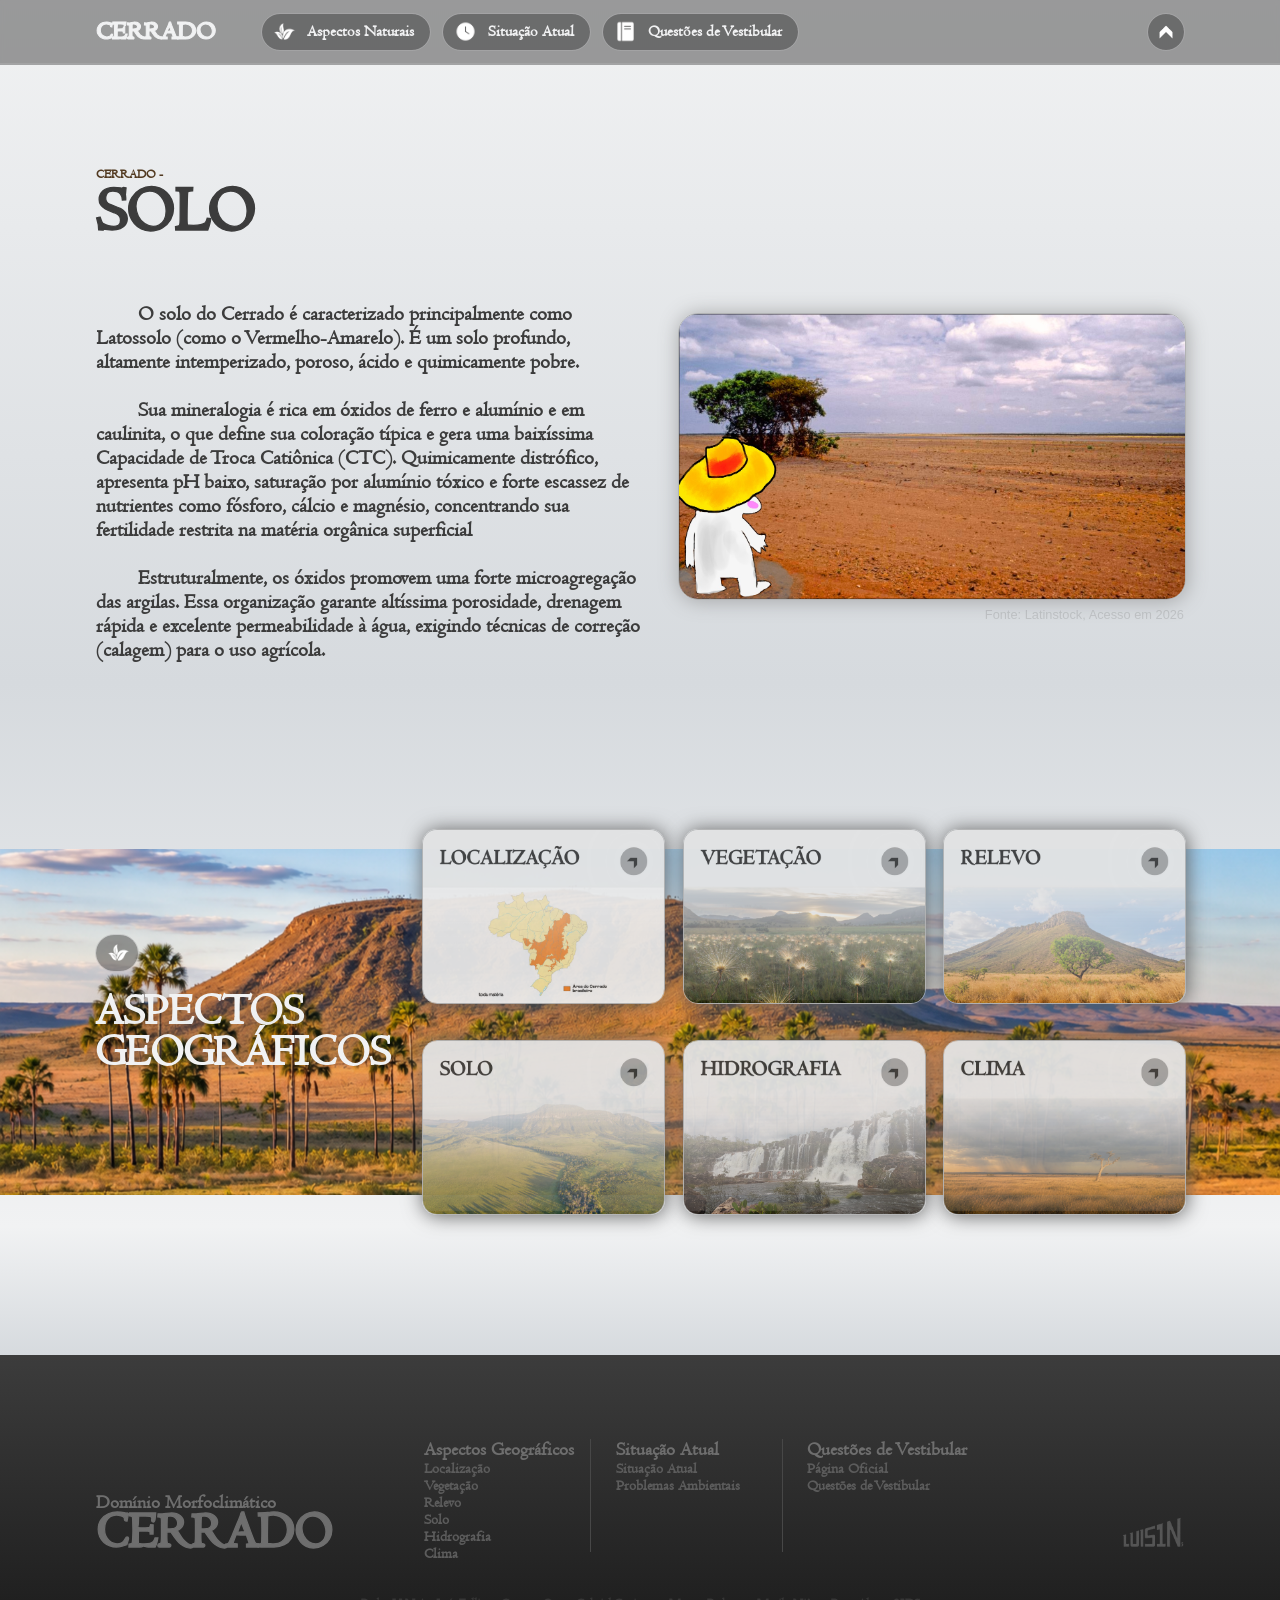
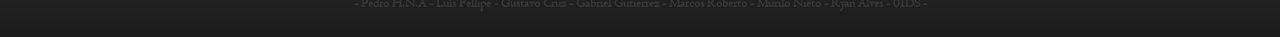
<file: solo.html>
<!DOCTYPE html>
<html lang="pt-br">
<head>
    <meta charset="UTF-8">
    <meta name="viewport" content="width=device-width, initial-scale=1.0">
    <title>Solo CERRADO - Domínio Morfoclimático</title>
    <link rel="icon" href="img/C.png">
    <link rel="stylesheet" href="style.css">
<style>
</style>
</head>
<body>

    <!-- navbar -->
    <div class="navbar" style="margin-top: 0vh;">
        <div class="navbar2">
            <div class="conjunto-navdiv">
                <div class="navdiv">
                    <a href="index.html#inicio" class="titulo" > CERRADO </a>
                </div>
                <div class="navdiv2">
                    <!-- Aspectos Naturais -->
                    <a href="#an" class="link">
                        <div class="linkdimg">
                            <img src="img/AN.png" class="linkimg">
                        </div>
                        <div class="linkdtext">
                            <p class="linkp"> Aspectos Naturais&emsp;</p>
                        </div>
                    </a>
                </div>
                <div class="navdiv2">
                    <!-- Situação atual -->
                    <a href="index.html#sa" class="link">
                        <div class="linkdimg">
                            <img src="img/SA.png" class="linkimg">
                        </div>
                        <div class="linkdtext">
                            <p class="linkp"> Situação Atual&emsp;</p>
                        </div>
                    </a>
                </div>
                <div class="navdiv2">
                    <!-- Questões vestibular -->
                    <a href="index.html#qv" class="link">
                        <div class="linkdimg">
                            <img src="img/QV.png" class="linkimg">
                        </div>
                        <div class="linkdtext">
                            <p class="linkp"> Questões de Vestibular&emsp;</p>
                        </div>
                    </a>
                </div>
            </div>
            <div class="navdiv2-5">
                <!-- Botão de Voltar pra cima -->
                <div class="link2">
                    <a href="#inicio" class="linkdimg2">
                        <img src="img/Arrow.png" class="linkimg2">
                    </a>
                 </div>
            </div>    
        </div>
    </div>
<a name="inicio"></a>
<div class="content0">
<!-- Solo -->
<a name="ic"></a>
    <div class="content1" style="margin-top: 0vw; margin-top: 0vh; min-height: 41vw;">
        <div class="introdiv">
            <div class="introdiv1">
                <div class="introdiv1-1">
                    <p class="subt">CERRADO -</p>
                    <p class="t">SOLO</p>
                </div>
                <div class="introdiv1-2">
                    <p class="p">&emsp;&emsp;O solo do Cerrado é caracterizado principalmente como Latossolo (como o Vermelho-Amarelo). É um solo profundo, altamente intemperizado, poroso, ácido e quimicamente pobre.<br><br>&emsp;&emsp;Sua mineralogia é rica em óxidos de ferro e alumínio e em caulinita, o que define sua coloração típica e gera uma baixíssima Capacidade de Troca Catiônica (CTC). Quimicamente distrófico, apresenta pH baixo, saturação por alumínio tóxico e forte escassez de nutrientes como fósforo, cálcio e magnésio, concentrando sua fertilidade restrita na matéria orgânica superficial<br><br>&emsp;&emsp;Estruturalmente, os óxidos promovem uma forte microagregação das argilas. Essa organização garante altíssima porosidade, drenagem rápida e excelente permeabilidade à água, exigindo técnicas de correção (calagem) para o uso agrícola.</p>
                </div>
            </div>
            <div class="introdiv2">
                <img src="img/solo.jpeg" class="caninde" style="margin-top: 10vh">
                <div class="divhover">
                <a href="" class="p-font" style="text-align: right; margin-left: 0vw; margin-bottom: -1vh;">Fonte: Latinstock, Acesso em 2026</a>
                </div>
            </div>
        </div>
    </div>

<!-- Links -->
<a name="an"></a>
    <div class="content2">
        <img src="img/banner2.png" class="banner2">
        <div class="crd-principal">
            <div class="crd-principal2">
                <div class="crd-esq">
                    <div class="crd-esq1">
                        <div class="crd-esq2">
                            <div class="crd-botom">
                                <div class="linkdimg">
                                    <img src="img/AN.png" class="linkimg">
                                </div>
                            </div>
                        </div>
                        <div class="crd-esq3">
                            <p class="t-crd">
                                ASPECTOS<br>
                                GEOGRÁFICOS
                            </p>
                        </div>
                    </div>
                </div>
                <div class="crd-dir">
                    <div class="crd-dir1">
                        <a href="localizacao.html" class="crd-dir-div">
                            <img src="img/divlocalizacao.png" class="crd-img">
                        </a>
                        <a href="vegetacao.html" class="crd-dir-div">
                            <img src="img/divvegetacao.png" class="crd-img">
                        </a>
                        <a href="relevo.html" class="crd-dir-div">
                            <img src="img/divrelevo.png" class="crd-img">
                        </a>
                    </div>
                    <div class="crd-dir2">
                        <div class="crd-dir-div">
                            <img src="img/divsolo.png" class="crd-img-selec">
                        </div>
                        <a href="hidrografia.html" class="crd-dir-div">
                            <img src="img/divhidrografia.png" class="crd-img">
                        </a>
                        <a href="clima.html" class="crd-dir-div">
                            <img src="img/divclima.png" class="crd-img">
                        </a>
                    </div>
                </div>
            </div>
        </div>
    </div>
<!-- Espaçamento -->
    <div style="
    background-image: linear-gradient( 180deg, #f1f2f3, #d6dade);
    height: 10vw;
    width: 100%;
    ">

    </div>
<!-- Rodapé -->
    <div class="rodape">
        <div class="rodape-div">
            <div class="rodape-divsoes">
                <p class="p-rod">
                    Domínio Morfoclimático
                </p>
                <a href="index.html" class="t-rod">
                    CERRADO
                </a>
            </div>
            <div class="rodape-divsoes2">
                <div class="rodape-divsoes2-5">
                    <a href="index.html#an" class="pt-rod">Aspectos Geográficos</a>
                    <a href="localizacao.html" class="pt-rod2">Localização</a>
                    <a href="vegetacao.html" class="pt-rod2">Vegetação</a>
                    <a href="relevo.html" class="pt-rod2">Relevo</a>
                    <a href="solo.html" class="pt-rod2">Solo</a>
                    <a href="hidrografia.html" class="pt-rod2">Hidrografia</a>
                    <a href="clima.html" class="pt-rod2">Clima</a>
                </div>
            </div>
            <div class="rodape-divsoes2">
                <div class="rodape-divsoes2-5">
                    <p class="pt-rod">Situação Atual</p>
                    <a href="index.html#sa" class="pt-rod2" style="margin-top: -1.5vw;">Situação Atual</a>
                    <a href="index.html#pa" class="pt-rod2">Problemas Ambientais</a>
                </div>
            </div>
            <div class="rodape-divsoes2">
                <div class="rodape-divsoes2-5" style="border-right: 1px solid #00000000;">
                    <a href="index.html#qv" class="pt-rod">Questões de Vestibular</a>
                    <a href="https://www.infoescola.com/geografia/cerrados/exercicios/" target="_blank" class="pt-rod2">Página Oficial</a>
                    <a href="questoes.html" class="pt-rod2">Questões de Vestibular</a>
                </div>
            </div>
            <div class="rodape-divsoes2">
                <div class="rodape-divsoes2-5" style="justify-content: flex-end; border-right: 1px solid #00000000;">
                    <a href="https://github.com/wxluiS1n" target="_blank"><img src="img/ls1n.png" class="ls1n"></a>
                </div>
            </div>
        </div>
    </div>
    <center>
        <p class="p-rod" style="margin-top: -3vw; font-size: 1vw; color: #363636">
            - Pedro H.N.A - Luís Fellipe - Gustavo Cruz - Gabriel Gutierrez - Marcos Roberto - Murilo Niêto - Ryan Alves - 01DS -
        </p>
    </center>
</div>
</body>
</html>
</file>
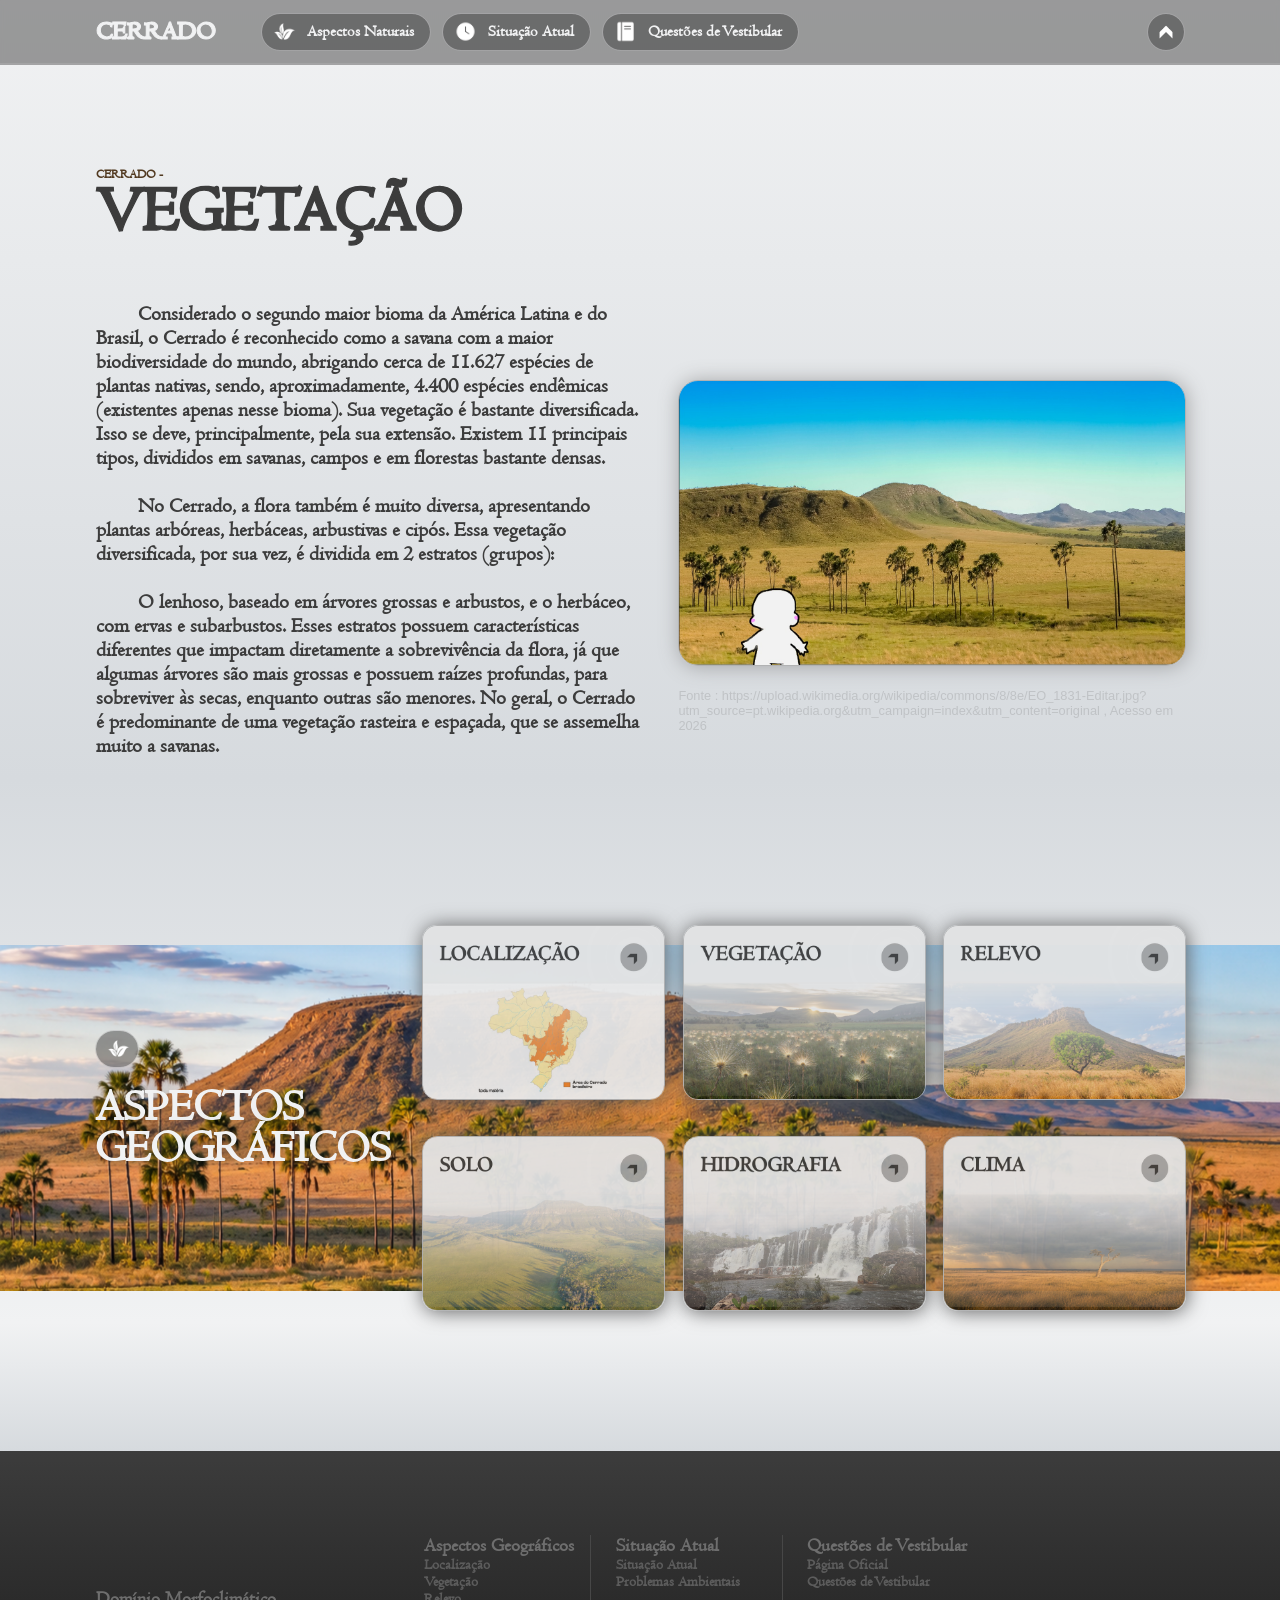
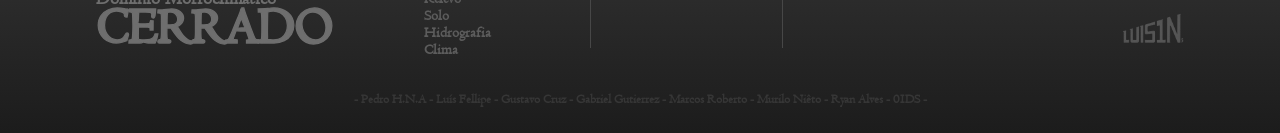
<file: vegetacao.html>
<!DOCTYPE html>
<html lang="pt-br">
<head>
    <meta charset="UTF-8">
    <meta name="viewport" content="width=device-width, initial-scale=1.0">
    <title>Vegetação CERRADO - Domínio Morfoclimático</title>
    <link rel="icon" href="img/C.png">
    <link rel="stylesheet" href="style.css">
<style>
</style>
</head>
<body>

    <!-- navbar -->
    <div class="navbar" style="margin-top: 0vh;">
        <div class="navbar2">
            <div class="conjunto-navdiv">
                <div class="navdiv">
                    <a href="index.html#inicio" class="titulo" > CERRADO </a>
                </div>
                <div class="navdiv2">
                    <!-- Aspectos Naturais -->
                    <a href="#an" class="link">
                        <div class="linkdimg">
                            <img src="img/AN.png" class="linkimg">
                        </div>
                        <div class="linkdtext">
                            <p class="linkp"> Aspectos Naturais&emsp;</p>
                        </div>
                    </a>
                </div>
                <div class="navdiv2">
                    <!-- Situação atual -->
                    <a href="index.html#sa" class="link">
                        <div class="linkdimg">
                            <img src="img/SA.png" class="linkimg">
                        </div>
                        <div class="linkdtext">
                            <p class="linkp"> Situação Atual&emsp;</p>
                        </div>
                    </a>
                </div>
                <div class="navdiv2">
                    <!-- Questões vestibular -->
                    <a href="index.html#qv" class="link">
                        <div class="linkdimg">
                            <img src="img/QV.png" class="linkimg">
                        </div>
                        <div class="linkdtext">
                            <p class="linkp"> Questões de Vestibular&emsp;</p>
                        </div>
                    </a>
                </div>
            </div>
            <div class="navdiv2-5">
                <!-- Botão de Voltar pra cima -->
                <div class="link2">
                    <a href="#inicio" class="linkdimg2">
                        <img src="img/Arrow.png" class="linkimg2">
                    </a>
                 </div>
            </div>    
        </div>
    </div>
<a name="inicio"></a>
<div class="content0">
<!-- Vegetação -->
<a name="ic"></a>
    <div class="content1" style="margin-top: 0vh; margin-top: -0vh; min-height: 41vw;">
        <div class="introdiv">
            <div class="introdiv1">
                <div class="introdiv1-1">
                    <p class="subt">CERRADO -</p>
                    <p class="t">VEGETAÇÃO</p>
                </div>
                <div class="introdiv1-2">
                    <p class="p">&emsp;&emsp;Considerado o segundo maior bioma da América Latina e do Brasil, o Cerrado é reconhecido como a savana com a maior biodiversidade do mundo, abrigando cerca de 11.627 espécies de plantas nativas, sendo, aproximadamente, 4.400 espécies endêmicas (existentes apenas nesse bioma). Sua vegetação é bastante diversificada. Isso se deve, principalmente, pela sua extensão. Existem 11 principais tipos, divididos em savanas, campos e em florestas bastante densas.<br><br>&emsp;&emsp;No Cerrado, a flora também é muito diversa, apresentando plantas arbóreas, herbáceas, arbustivas e cipós. Essa vegetação diversificada, por sua vez, é dividida em 2 estratos (grupos):<br><br>&emsp;&emsp;O lenhoso, baseado em árvores grossas e arbustos, e o herbáceo, com ervas e subarbustos. Esses estratos possuem características diferentes que impactam diretamente a sobrevivência da flora, já que algumas árvores são mais grossas e possuem raízes profundas, para sobreviver às secas, enquanto outras são menores. No geral, o Cerrado é predominante de uma vegetação rasteira e espaçada, que se assemelha muito a savanas.</p>
                </div>
            </div>
            <div class="introdiv2">
                <img src="img/vegetacao.jpeg" class="caninde" style="margin-top: 14vh">
                <div class="divhover">
                <a href="https://upload.wikimedia.org/wikipedia/commons/8/8e/EO_1831-Editar.jpg?utm_source=pt.wikipedia.org&utm_campaign=index&utm_content=original" class="p-font" style="margin-left: 3vw; margin-bottom: -6vh;">Fonte : https://upload.wikimedia.org/wikipedia/commons/8/8e/EO_1831-Editar.jpg?utm_source=pt.wikipedia.org&utm_campaign=index&utm_content=original , Acesso em 2026</a>
                </div>
            </div>
        </div>
    </div>

<!-- Links -->
<a name="an"></a>
    <div class="content2">
        <img src="img/banner2.png" class="banner2">
        <div class="crd-principal">
            <div class="crd-principal2">
                <div class="crd-esq">
                    <div class="crd-esq1">
                        <div class="crd-esq2">
                            <div class="crd-botom">
                                <div class="linkdimg">
                                    <img src="img/AN.png" class="linkimg">
                                </div>
                            </div>
                        </div>
                        <div class="crd-esq3">
                            <p class="t-crd">
                                ASPECTOS<br>
                                GEOGRÁFICOS
                            </p>
                        </div>
                    </div>
                </div>
                <div class="crd-dir">
                    <div class="crd-dir1">
                        <a href="localizacao.html" class="crd-dir-div">
                            <img src="img/divlocalizacao.png" class="crd-img">
                        </a>
                        <div class="crd-dir-div">
                            <img src="img/divvegetacao.png" class="crd-img-selec">
                        </div>
                        <a href="relevo.html" class="crd-dir-div">
                            <img src="img/divrelevo.png" class="crd-img">
                        </a>
                    </div>
                    <div class="crd-dir2">
                        <a href="solo.html" class="crd-dir-div">
                            <img src="img/divsolo.png" class="crd-img">
                        </a>
                        <a href="hidrografia.html" class="crd-dir-div">
                            <img src="img/divhidrografia.png" class="crd-img">
                        </a>
                        <a href="clima.html" class="crd-dir-div">
                            <img src="img/divclima.png" class="crd-img">
                        </a>
                    </div>
                </div>
            </div>
        </div>
    </div>
<!-- Espaçamento -->
    <div style="
    background-image: linear-gradient( 180deg, #f1f2f3, #d6dade);
    height: 10vw;
    width: 100%;
    ">

    </div>
<!-- Rodapé -->
    <div class="rodape">
        <div class="rodape-div">
            <div class="rodape-divsoes">
                <p class="p-rod">
                    Domínio Morfoclimático
                </p>
                <a href="index.html" class="t-rod">
                    CERRADO
                </a>
            </div>
            <div class="rodape-divsoes2">
                <div class="rodape-divsoes2-5">
                    <a href="index.html#an" class="pt-rod">Aspectos Geográficos</a>
                    <a href="localizacao.html" class="pt-rod2">Localização</a>
                    <a href="vegetacao.html" class="pt-rod2">Vegetação</a>
                    <a href="relevo.html" class="pt-rod2">Relevo</a>
                    <a href="solo.html" class="pt-rod2">Solo</a>
                    <a href="hidrografia.html" class="pt-rod2">Hidrografia</a>
                    <a href="clima.html" class="pt-rod2">Clima</a>
                </div>
            </div>
            <div class="rodape-divsoes2">
                <div class="rodape-divsoes2-5">
                    <p class="pt-rod">Situação Atual</p>
                    <a href="index.html#sa" class="pt-rod2" style="margin-top: -1.5vw;">Situação Atual</a>
                    <a href="index.html#pa" class="pt-rod2">Problemas Ambientais</a>
                </div>
            </div>
            <div class="rodape-divsoes2">
                <div class="rodape-divsoes2-5" style="border-right: 1px solid #00000000;">
                    <a href="index.html#qv" class="pt-rod">Questões de Vestibular</a>
                    <a href="https://www.infoescola.com/geografia/cerrados/exercicios/" target="_blank" class="pt-rod2">Página Oficial</a>
                    <a href="questoes.html" class="pt-rod2">Questões de Vestibular</a>
                </div>
            </div>
            <div class="rodape-divsoes2">
                <div class="rodape-divsoes2-5" style="justify-content: flex-end; border-right: 1px solid #00000000;">
                    <a href="https://github.com/wxluiS1n" target="_blank"><img src="img/ls1n.png" class="ls1n"></a>
                </div>
            </div>
        </div>
    </div>
    <center>
        <p class="p-rod" style="margin-top: -3vw; font-size: 1vw; color: #363636">
            - Pedro H.N.A - Luís Fellipe - Gustavo Cruz - Gabriel Gutierrez - Marcos Roberto - Murilo Niêto - Ryan Alves - 01DS -
        </p>
    </center>
</div>
</body>
</html>
</file>
<file: style.css>
/* CSS externo só pra n me baterem msm, prefiro o INLINE KAKAKDAKJWIAJWAIFHAWIFA */

@font-face {
  font-family: 'centaur';
  src:
   url('centaur.ttf') format('OpenType');
  font-weight: normal;
  font-style: normal;
}

html {
    scroll-behavior: smooth;
}

body {
    margin: 0;
    padding: 0;
    box-sizing:border-box;
    overflow-x: hidden;
    background-color: #1c1c1c;
}

a {
    text-decoration: none;
}


.navbar {
    background-color: #3c3c3c7c;
    width: 100%;
    height: 7vh;
    display: flex;
    justify-content: center;
    border-bottom: 2px solid #b1b2b370;
    position: fixed;
    /*thx camille */
    backdrop-filter: blur(2.5px);
    -webkit-backdrop-filter: blur(2.5px);
    z-index: 999;
}

.navbar2 {
    background-color:#00000000;
    width: 85%;
    height: 7vh;
    display: flex;
    gap: .5vw;
    justify-content: space-between;
}

.conjunto-navdiv {
    display: flex;
    justify-content: space-between;
    gap: 1vw;
}

.navdiv {
    background-color:#00000000;
    width: 12vw;
    height: 7vh;
    display: flex;
    flex-direction: column;
    justify-content: center;
}

.navdiv2 {
    background-color:#00000000;
    min-width: 10vw;
    max-width: max-content;
    height: 7vh;
    display: flex;
    flex-direction: column;
    justify-content: center;
}

.navdiv2-5 {
    background-color:#00000000;
    min-width: 4vw;
    max-width: max-content;
    height: 7vh;
    display: flex;
    flex-direction: column;
    justify-content: center;
}

.titulo {
    font-family: centaur;
    font-size: 2vw;
    color: #f1f2f3;
    font-weight: bold;
    transition: ease 0.2s;
    -webkit-text-stroke: 0.08vw #f1f2f3;
}

.titulo:hover {
    transform: scale(1.02);
}

.link {
    background-color: #3c3c3c7c;
    outline: 1px solid #b1b2b370;
    border-radius: 20px;
    height: 4vh;
    width: 100%;
    display: flex;
    overflow: hidden;
    transition: ease 0.2s;
}

.link:hover {
    transform: scale(1.02);
    background-color: #3c3c3cb2;
}

.link2 {
    background-color: #3c3c3c7c;
    outline: 1px solid #b1b2b370;
    border-radius: 20px;
    height: 4vh;
    width: 4vh;
    display: flex;
    overflow: hidden;
    transition: ease 0.2s;
    margin-left: 3vh
}

.link2:hover {
    transform: scale(1.02);
    background-color: #3c3c3cb2;
}

.linkdimg {
    background-color: #00000000;
    height: 4vh;
    width: 5vh;
    display: flex;
    flex-direction: column;
    justify-content: center;
}

.linkdimg2 {
    background-color: #00000000;
    height: 4vh;
    width: 4vh;
    display: flex;
    flex-direction: column;
    justify-content: center;
}

.linkdtext {
    height: 4vh;
    width: calc(100% - 5vh);
    background-color: #00000000;
    display: flex;
    flex-direction: column;
    justify-content: center;
}

.linkimg {
    width: 3vh;
    height: 3vh;
    margin-left: 1vh;
    transform: scale(0.8);
}

.linkimg2 {
    width: 2vh;
    height: 2vh;
    margin-left: 1vh;
    transform: scale(0.8);
}

.linkp {
    font-family: centaur;
    font-weight: bolder;
    color: #f1f2f3;
    font-size: 1.8vh;
    line-height: 1;
}

.banner {
    width: 100%;
    height: auto;

}

.content {
    display: flex;
    justify-content: center;
    width: 100vw;
    height: auto;
}

.govbrdiv {
    background-color: #00000000;
    width: 85%;
    height: 6vw;
    margin-top: -7vw;
    display: flex;
    justify-content: space-between;

}

.govbr {
    background-image: linear-gradient( 180deg, #654727, #523a21);
    width: 30vw;
    height: 4vw;
    border-radius: 100px;
    display: flex;
    justify-content: space-between;
    transition: ease 0.2s;
}

.govbr:hover {
    background-image: linear-gradient( 180deg, #5a3f22, #523a21);
    transform: scale(1.01);
}

.divp-govbr {
    font-family: centaur;
    font-weight: bolder;
    color: #f1f2f3;
    font-size: 1.5vw;
    line-height: 1;
    margin-left: 2vw;
}

.divp-govbr2 {
    font-family: centaur;
    font-weight: bolder;
    color: #f1f2f3;
    font-size: 1vw;
    line-height: 1;
    margin-left: 2vw;
}


.govbr-enter {
    width: 1.5vw;
    height: 1.5vw;
    margin-right: 1.5vw;
    margin-top: 1.25vw;
}

.content0 {
    background-color: #00000000;
    width: 100vw;
    height: 100vw;
    
}

.content1 {
    background-image: linear-gradient( 180deg, #f1f2f3, #d6dade);
    display: flex;
    justify-content: center;
    width: 100vw;
    min-height: 30vw;
    max-height: max-content;
    margin-top: -4vw;
}

.introdiv {
    background-color: #00000000;
    width: 85%;
    min-height: 40vh;
    max-height: max-content;
    display: flex;
    margin-top: 12vw;
}

.introdiv1 {
    background-color: #00000000;
    width: 50%;
    height: 100%;
}

.introdiv1-1 {
    background-color: #00000000;
    width: 100%;
    height: 10vw;
    display: flex;
    flex-direction: column;

}

.introdiv1-2 {
    background-color: #00000000;
    width: 100%;
    min-height: 30vh;
    max-height: max-content;
    display: flex;
    margin-right: 1vw;
}

.introdiv2 {
    background-color: #00000000;
    width: 50%;
    height: 100%;
    display: flex;
    flex-direction: column;
    justify-content: center;
}

.subt {
    font-family: centaur;
    font-weight: bolder;
    color: #523a21;
    font-size: 1vw;
    
}

.t {
    font-family: centaur;
    font-weight: bolder;
    color: #3c3c3c;
    font-size: 5vw;
    margin-top: -1.5vw;
    -webkit-text-stroke: 0.1vw #3c3c3c;
}

.p {
    font-family: centaur;
    font-weight: bold;
    color: #3c3c3c;
    font-size: 2.3vh;
}

.caninde {
    width: calc(100% - 3vw);
    margin-left: 3vw;
    margin-top: 2vh;
    height: auto;
    border-radius: 20px;
    border: 1px solid #b1b2b3;
    box-shadow: 1px 1px 20px #a5a6a7;
    transition: ease 0.3s;
}

.caninde:hover {
    transform: scale(1.005);
    box-shadow: 1px 1px 20px #7a7a7a;
}


.banner2 {
    width: 100vw;
    height: 27vw;
    margin-top: 13vw;

}

.content2 {
    background-image: linear-gradient( 0deg, #f1f2f3, #d6dade);
    display: flex;
    flex-direction: column;
    width: 100vw;
    min-height: 20vh;
    max-height: max-content;

}

.crd-principal {
    background-color: #00000000;
    width: 100vw;
    height: 32vw;
    margin-top: -29.5vw;
    display: flex;
    justify-content: center;
}

.crd-principal2 {
    background-color: #00000000;
    width: 85%;
    height: 32vw;
    display: flex;
}

.crd-esq {
    background-color: #00000000;
    width: 30%;
    height: 32vw;
    display: flex;
    flex-direction: column;
    justify-content: center;
}

.crd-esq1 {
    background-color: #00000000;
    width: 100%;
    height: 20vw;
    display: flex;
    flex-direction: column;
    justify-content: center;
}

.crd-esq2 {
    background-color: #00000000;
    width: 100%;
    height: 6vw;
    display: flex;
    flex-direction: column;
    justify-content: flex-end;
}

.crd-esq3 {
    background-color: #00000000;
    width: 100%;
    height: 14vw;
    display: flex;
    flex-direction: column;
    justify-content: center;
}

.crd-botom {
    background-color: #3c3c3c7c;
    outline: 1px solid #b1b2b370;
    border-radius: 20px;
    height: 4vh;
    width: 4.7vh;
    display: flex;
    flex-direction: column;
    justify-content: center;
    overflow: hidden;
    transition: ease 0.2s;
}

.crd-dir {
    background-color: #00000000;
    width: 70%;
    height: 32vw;
    display: flex;
    flex-direction: column;
    justify-content: center;
    gap: 1vw;
}

.crd-dir1 {
    background-color: #00000000;
    width: 100%;
    height: 16vw;
    display: flex;
    justify-content: center;
    gap: 1.5vw;
}

.crd-dir2 {
    background-color: #00000000;
    width: 100%;
    height: 16vw;
    display: flex;
    justify-content: center;
    gap: 1.5vw;
}

.crd-dir-div {
    background-color: #00000000;
    width: 33%;
    height: 15.5vw;
    display: flex;
    flex-direction: column;
    justify-content: center;
}

.crd-img {
    width: 100%;
    height: 13.5vw;
    border-radius: 15px;
    border: 0.15vw solid #b1b2b3;
    transition: ease 0.2s;
    filter: opacity(0.95);
    box-shadow: 1px 1px 20px #5c5c5c;

}

.crd-img-selec {
    width: 100%;
    height: 13.5vw;
    border-radius: 15px;
    border: 0.15vw solid #b1b2b3;
    transition: ease 0.2s;
    filter: opacity(0.95);
    box-shadow: 1px 1px 20px #5c5c5c;

}

.crd-img:hover {
    transform: scale(1.01);
    filter: opacity(1)
}

.t-crd {
    font-family: centaur;
    color: #f1f2f3;
    font-size: 3.5vw;
    margin-top: -1vw;
    -webkit-text-stroke: 0.15vw #f1f2f3;
    line-height: 0.9;
    text-shadow: 1px 1px 20px #3c3c3c;
}

.situa-img {
    width: calc(100% - 3vw);
    margin-top: 6vh;
    height: auto;
    border-radius: 20px;
    border: 1px solid #b1b2b3;
    box-shadow: 1px 1px 20px #a5a6a7;
    transition: ease 0.3s;
}

.situa-img:hover {
    transform: scale(1.005);
    box-shadow: 1px 1px 20px #7a7a7a;
}

.content3 {
    background-image: linear-gradient( 180deg, #f1f2f3, #d6dade);
    display: flex;
    justify-content: center;
    width: 100vw;
    min-height: 30vw;
    max-height: max-content;
    margin-top: -2vw;
}

.content3-5 {
    background-image: linear-gradient( 0deg, #f1f2f3, #d6dade);
    display: flex;
    justify-content: center;
    width: 100vw;
    min-height: 20vw;
    max-height: max-content;
    margin-top: -2vw;
}

.quadro {
    background-color: #e2e3e4;
    width: 85%;
    height: 10vw;
    margin-top: 5vw;
    border-radius: 20px;
    border: 1.5px solid #b1b2b3;
    display: flex;
    justify-content: center;
    gap: 0.1vw;
}

.quadro2 {
    background-color: #00000000;
    height: 10vw;
    width: 32%;
    display: flex;
    flex-direction: column;
    justify-content: center;
}

.quadro2-5 {
    background-color: #00000000;
    height: 6vw;
    width: 100%;
    display: flex;
    flex-direction: column;
    justify-content: center;
    border-right: 1.5px solid #b1b2b3;

}

.p-quadro {
    font-family: centaur;
    font-weight: bold;
    color: #3c3c3c;
    font-size: 3vw;
    -webkit-text-stroke: 0.07vw #3c3c3c;
    text-align: center;
    margin-top: 1.5vw
}

.p-quadro2 {
    font-family: centaur;
    font-weight: bold;
    color: #3c3c3c;
    font-size: 1.2vw;
    text-align: center;
    margin-top: -3vw;
    line-height: 0.9;
    padding-left: 2vw;
    padding-right: 2vw;
}

.content4 {
    background-image: linear-gradient( 180deg, #f1f2f3, #d6dade);
    display: flex;
    justify-content: center;
    width: 100vw;
    min-height: 30vw;
    max-height: max-content;
}

.content4-5 {
    background-image: linear-gradient( 180deg, #d6dade, #caced1);
    display: flex;
    justify-content: center;
    width: 100vw;
    min-height: 20vw;
    max-height: max-content;
    margin-top: -2vw;
}

.prob-img {
    width: calc(100% - 3vw);
    margin-left: 3vw;
    margin-top: 12vh;
    height: auto;
    border-radius: 20px;
    border: 1px solid #b1b2b3;
    box-shadow: 1px 1px 20px #a5a6a7;
    transition: ease 0.3s;
}

.prob-img:hover {
    transform: scale(1.005);
    box-shadow: 1px 1px 20px #7a7a7a;
}
.introdivv2 {
    background-color: #00000000;
    width: 85%;
    min-height: 40vh;
    max-height: max-content;
    display: flex;
    margin-top: 1vw;
}

.realhr {
    background-color: #523a21;
    width: 100vw;
    height: 0.5vw;
}

.content5 {
    background-color: #e2e3e4;
    display: flex;
    justify-content: center;
    width: 100vw;
    min-height: 20vw;
    max-height: max-content;

}

.div-qv {
    background-color: #00000000;
    min-height: 20vw;
    max-height: max-content;
    width: 85%;
    display: flex;
    flex-direction: column;
    justify-content: center;
}

.div-qv1 {
    background-color: #00000000;
    min-height: 12vw;
    max-height: max-content;
    width: 100%;
    display: flex;
    flex-direction: column;
}

.div-qv2 {
    background-color: #00000000;
    height: 6vw;

    width: 100%;
    display: flex;
}

.div-qv2-5 {
    background-color: #00000000;
    min-height: 6vw;

    width: 50%;
    display: flex;
    flex-direction: column;
}

.div-qv2-55 {
    background-color: #00000000;
    height: 6vw;
    width: 50%;
    display: flex;
    flex-direction: column;
    justify-content: flex-end;
}

.div-qv3 {
    background-color: #00000000;
    min-height: 6vw;
    max-height: max-content;
    width: 100%;
    display: flex;
    
}

.vermais {
    background-image: linear-gradient( 180deg, #654727, #523a21);
    width: 15vw;
    height: 3vw;
    border-radius: 100px;
    display: flex;
    justify-content: space-between;
    transition: ease 0.2s;
}

.vermais:hover {
    background-image: linear-gradient( 180deg, #5a3f22, #523a21);
    transform: scale(1.01);
}

.vermais2 {
    background-color: #e2e3e4;
    min-width: 15vw;
    max-width: max-content;
    height: 3vw;
    border-radius: 100px;
    display: flex;
    justify-content: space-between;
    transition: ease 0.2s;
    border: 1.5px solid #b1b2b3;
}

.vermais2:hover {
    background-color: #d6d7d8;
    transform: scale(1.01);
}

.vermais-enter {
    width: 1.25vw;
    height: 1.25vw;
    margin-right: 1.25vw;
    margin-top: 1vw;
}

.vermais-enter2 {
    width: 1.25vw;
    height: 1.25vw;
    margin-right: 1.25vw;
    margin-top: 1vw;
    filter: invert(0.8);
}

.divp-vermais {
    font-family: centaur;
    font-weight: bolder;
    color: #f1f2f3;
    font-size: 1vw;
    line-height: 1;
    margin-left: 2vw;

}

.divp-vermais2 {
    font-family: centaur;
    font-weight: bolder;
    color: #3c3c3c;
    font-size: 1vw;
    line-height: 1;
    margin-left: 2vw;

}

.t-qv {
    font-family: centaur;
    font-weight: bolder;
    color: #3c3c3c;
    font-size: 4vw;
    margin-top: -1.5vw;
    -webkit-text-stroke: 0.1vw #3c3c3c;
}

.rodape {
    background-image: linear-gradient( 180deg, #3c3c3c, #1c1c1c);
    display: flex;
    justify-content: center;
    width: 100vw;
    min-height: 22vw;
    max-height: max-content;
}

.rodape-div {
    background-color: #00000000;
    min-height: 22vw;
    max-height: max-content;
    width: 85%;
    display: flex;
    gap: 2vw;
}

.rodape-divsoes {
    background-color: #00000000;
    min-height: 22vw;
    max-height: max-content;
    width: 31%;
    display: flex;
    flex-direction: column;
    justify-content: center;
}

.rodape-divsoes2 {
    background-color: #00000000;
    min-height: 22vw;
    max-height: max-content;
    width: 17%;
    display: flex;
    flex-direction: column;
    justify-content: center;
}

.rodape-divsoes2-5 {
    background-color: #00000000;
    height: 40%;
    width: 100%;
    display: flex;
    flex-direction: column;
    border-right: 1.5px solid #474747;
}

.t-rod {
    font-family: centaur;
    font-weight: bolder;
    color: #6e6e6e;
    font-size: 4vw;
    margin-top: -2vw;
    -webkit-text-stroke: 0.1vw #6e6e6e;
}

.p-rod {
    font-family: centaur;
    font-weight: bold;
    color: #6e6e6e;
    font-size: 1.5vw;
    margin-top: 5vw;
    line-height: 0.8;
}

.pt-rod {
    font-family: centaur;
    font-weight: bold;
    color: #6e6e6e;
    font-size: 1.5vw;
    margin-top: -0vw;
}

.pt-rod2 {
    font-family: centaur;
    font-weight: bold;
    color: #5c5c5c;
    font-size: 1.2vw;
    margin-top: -0vw;
}

.ls1n {
    height: 5vw;
    width: 5vw;
    margin-left: 9.5vw;
}

.divhover {
    height: 1vw;
    width: 100%;
    margin-top: 0vw;
    background-color: #00000000;
    filter: opacity(.2);
    transition: ease 0.3s;
    display: flex;
    flex-direction: column;
    justify-content: end;
}

.divhover:hover {
    filter: opacity(1);
}

.p-font {
    font-family: arial;
    color: #5c5c5c;
    font-size: 1vw;
    margin-bottom: -1vh;
    margin-left: 3vw;

}
</file>
